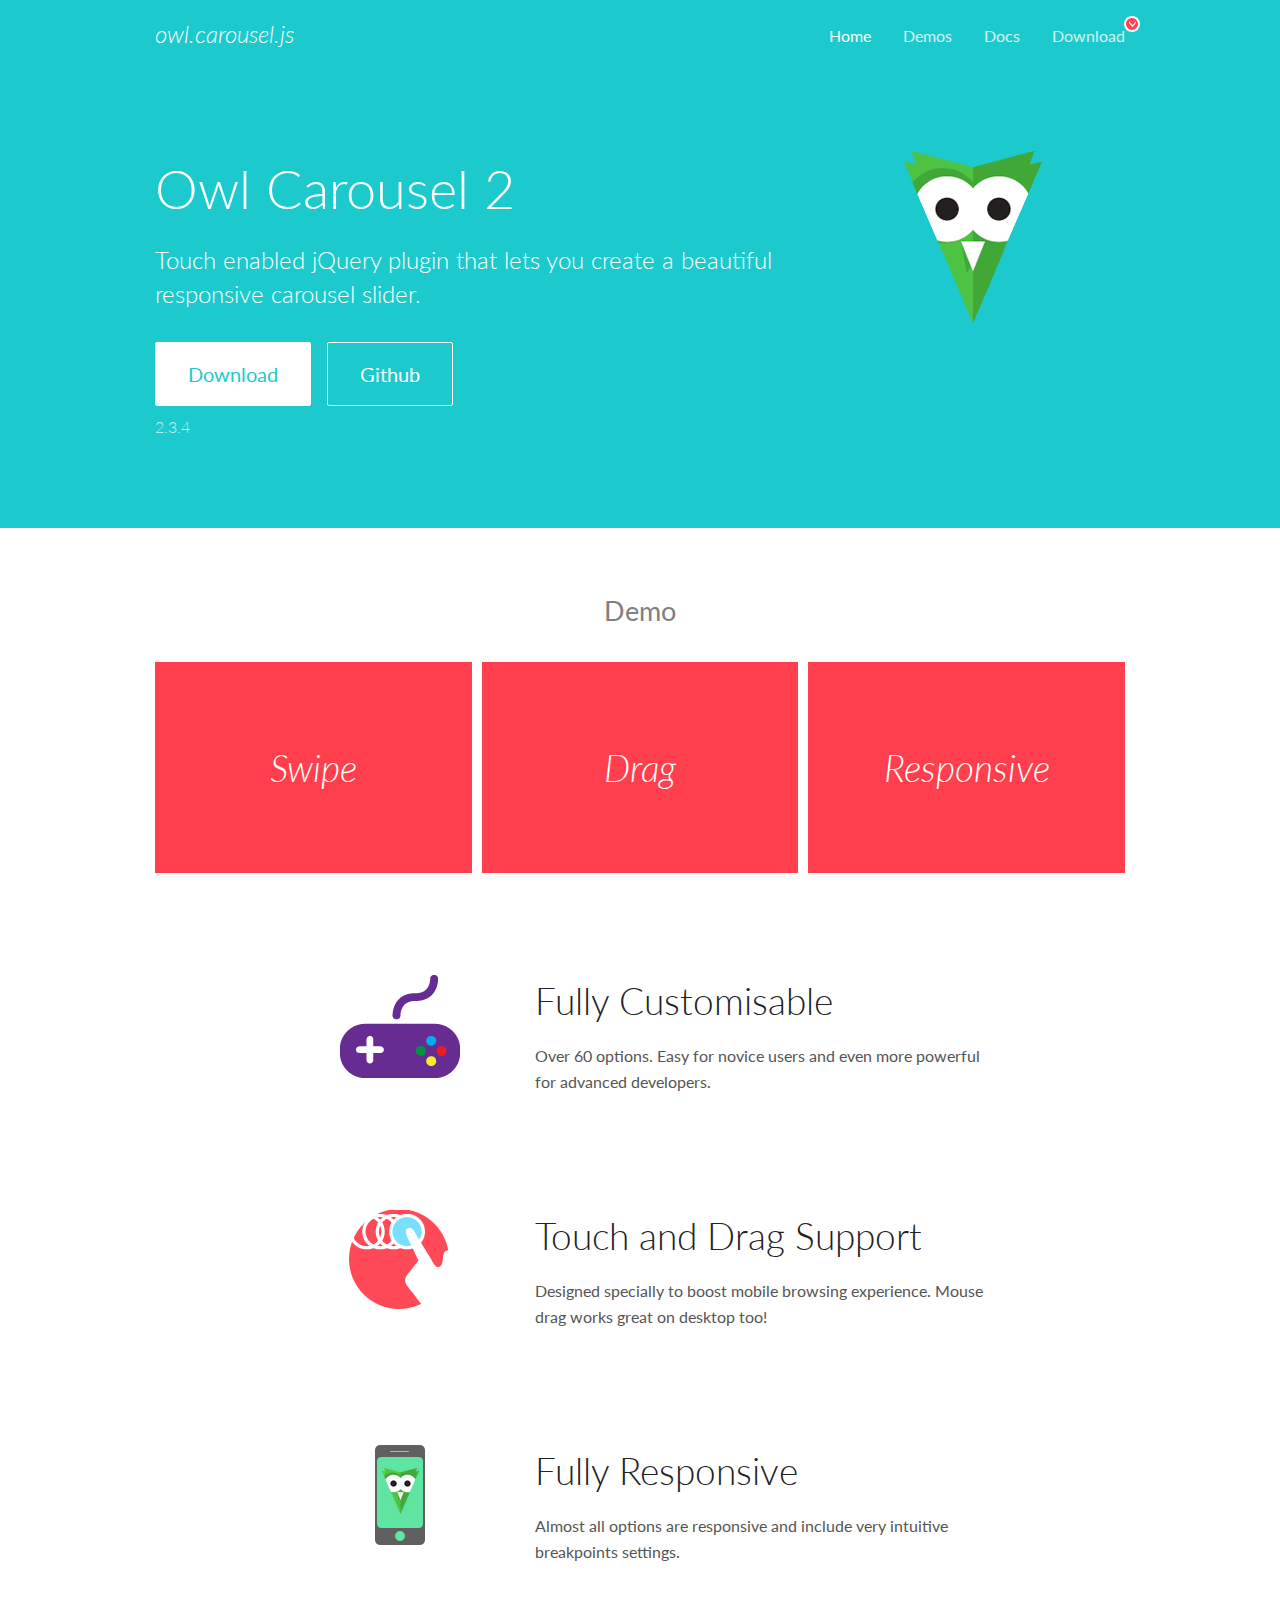
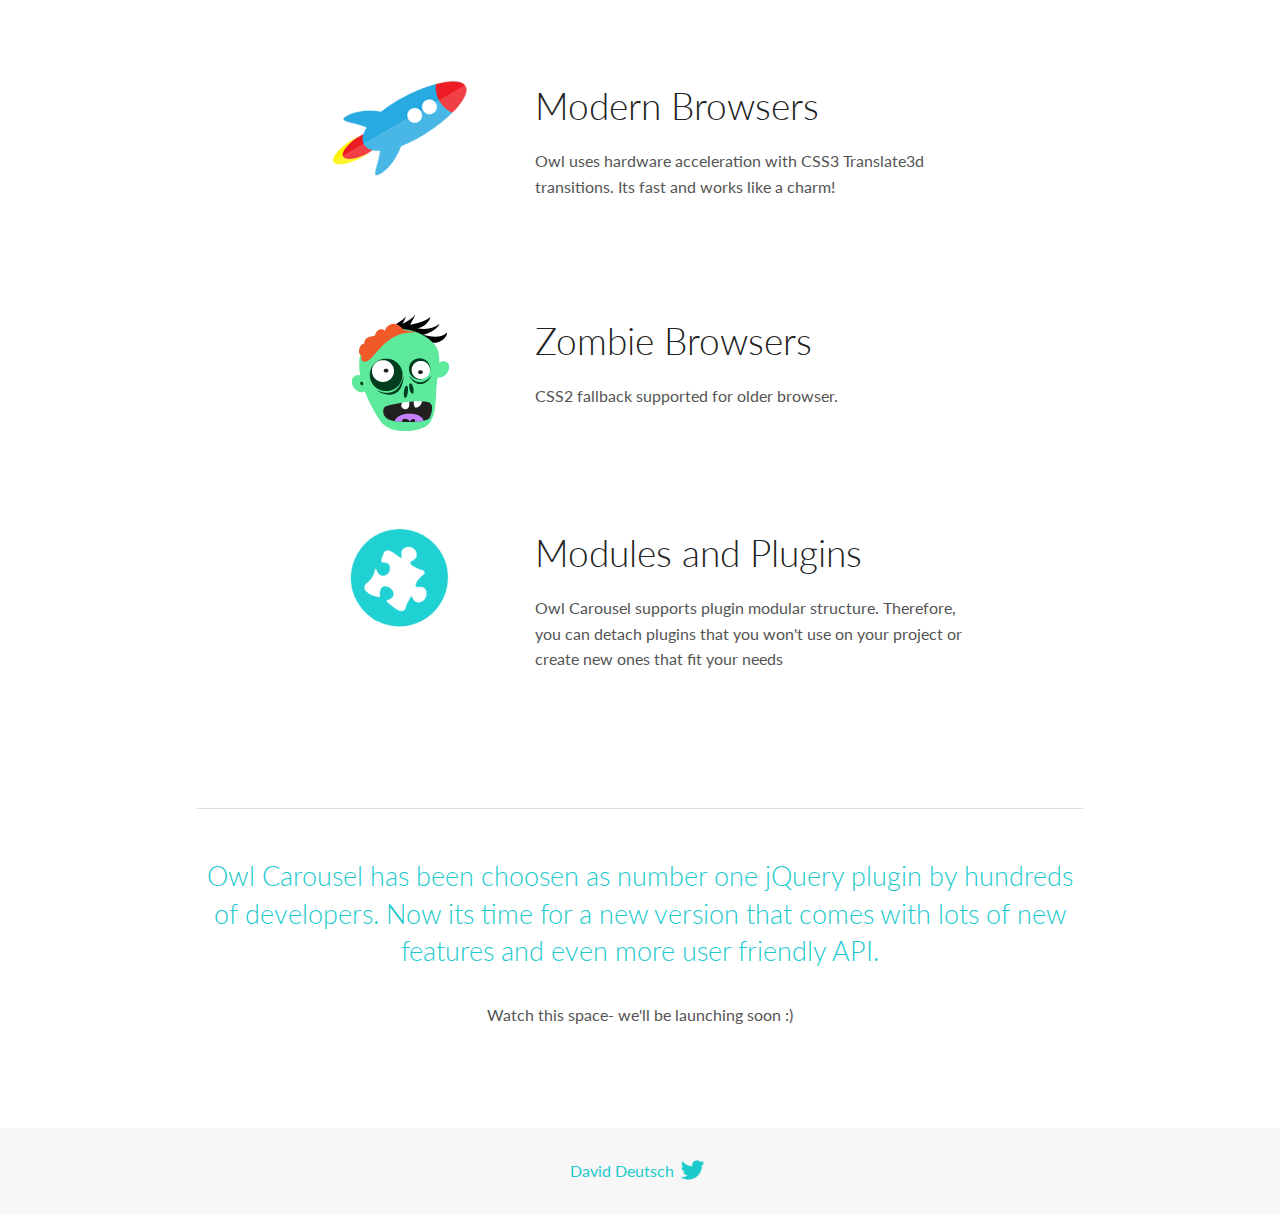
<file: node_modules/owl.carousel/docs/index.html>
<!DOCTYPE html>
<html lang="en">
  <head>

    <!-- head -->
    <meta charset="utf-8">
    <meta name="msapplication-tap-highlight" content="no" />
    <meta name="viewport" content="width=device-width, initial-scale=1.0" />
    <meta name="description" content="Touch enabled jQuery plugin that lets you create beautiful responsive carousel slider.">
    <meta name="author" content="David Deutsch">
    <title>
      Home | Owl Carousel | 2.3.4
    </title>

    <!-- Stylesheets -->
    <link href='https://fonts.googleapis.com/css?family=Lato:300,400,700,400italic,300italic' rel='stylesheet' type='text/css'>
    <link rel="stylesheet" href="assets/css/docs.theme.min.css">

    <!-- Owl Stylesheets -->
    <link rel="stylesheet" href="assets/owlcarousel/assets/owl.carousel.min.css">
    <link rel="stylesheet" href="assets/owlcarousel/assets/owl.theme.default.min.css">

    <!-- HTML5 shim and Respond.js IE8 support of HTML5 elements and media queries -->

    <!--[if lt IE 9]>
      <script src="https://oss.maxcdn.com/libs/html5shiv/3.7.0/html5shiv.js"></script>
      <script src="https://oss.maxcdn.com/libs/respond.js/1.3.0/respond.min.js"></script>
    <![endif]-->

    <!-- Favicons -->
    <link rel="apple-touch-icon-precomposed" sizes="144x144" href="assets/ico/apple-touch-icon-144-precomposed.png">
    <link rel="shortcut icon" href="assets/ico/favicon.png">
    <link rel="shortcut icon" href="favicon.ico">

    <!-- Yeah i know js should not be in header. Its required for demos.-->

    <!-- javascript -->
    <script src="assets/vendors/jquery.min.js"></script>
    <script src="assets/owlcarousel/owl.carousel.js"></script>
  </head>
  <body>

    <!-- header -->
    <header class="header">
      <div class="row">
        <div class="large-12 columns">
          <div class="brand left">
            <h3>
              <a href="/OwlCarousel2/">owl.carousel.js</a> 
            </h3>
          </div>
          <a id="toggle-nav" class="right">
            <span></span> <span></span> <span></span> 
          </a> 
          <div class="nav-bar">
            <ul class="clearfix">
              <li class="active">
                <a href="/OwlCarousel2/index.html">Home</a> 
              </li>
              <li> <a href="/OwlCarousel2/demos/demos.html">Demos</a>  </li>
              <li> <a href="/OwlCarousel2/docs/started-welcome.html">Docs</a>  </li>
              <li>
                <a href="https://github.com/OwlCarousel2/OwlCarousel2/archive/2.3.4.zip">Download</a> 
                <span class="download"></span> 
              </li>
            </ul>
          </div>
        </div>
      </div>
    </header>

    <!-- home panel -->
    <section id="hero">
      <div class="row">
        <div class="large-8 medium-8 columns">
          <h1>Owl Carousel 2</h1>
          <h4>Touch enabled jQuery plugin that lets you create a beautiful responsive carousel slider.</h4>
          <a href="https://github.com/OwlCarousel2/OwlCarousel2/archive/2.3.4.zip" class="hero-button">Download</a> 
          <a href="https://github.com/OwlCarousel2/OwlCarousel2" class="hero-button outline">Github</a> 
          <p>2.3.4</p>
        </div>
        <div class="large-4 medium-4 columns">
          <img class="owl-logo" src="assets/img/owl-logo.png" alt="mr. Owl">
        </div>
      </div>
    </section>

    <!-- body -->
    <div class="home-demo">
      <div class="row">
        <div class="large-12 columns">
          <h3>Demo</h3>
          <div class="owl-carousel">
            <div class="item">
              <h2>Swipe</h2>
            </div>
            <div class="item">
              <h2>Drag</h2>
            </div>
            <div class="item">
              <h2>Responsive</h2>
            </div>
            <div class="item">
              <h2>CSS3</h2>
            </div>
            <div class="item">
              <h2>Fast</h2>
            </div>
            <div class="item">
              <h2>Easy</h2>
            </div>
            <div class="item">
              <h2>Free</h2>
            </div>
            <div class="item">
              <h2>Upgradable</h2>
            </div>
            <div class="item">
              <h2>Tons of options</h2>
            </div>
            <div class="item">
              <h2>Infinity</h2>
            </div>
            <div class="item">
              <h2>Auto Width</h2>
            </div>
          </div>
        </div>
      </div>
    </div>
    <script>
      var owl = $('.owl-carousel');
      owl.owlCarousel({
        margin: 10,
        loop: true,
        responsive: {
          0: {
            items: 1
          },
          600: {
            items: 2
          },
          1000: {
            items: 3
          }
        }
      })
    </script>

    <!-- features -->
    <div id="features">
      <div class="row">
        <div class="small-12 medium-9 small-centered columns">
          <section class="row feature">
            <div class="medium-4 small-12 columns">
              <img src="assets/img/feature-options.png" alt="">
            </div>
            <div class="medium-8 small-12 columns">
              <h2>Fully Customisable</h2>
              <p>Over 60 options. Easy for novice users and even more powerful for advanced developers.</p>
            </div>
          </section>
          <section class="row feature">
            <div class="medium-4 small-12 columns">
              <img src="assets/img/feature-drag.png" alt="">
            </div>
            <div class="medium-8 small-12 columns">
              <h2>Touch and Drag Support</h2>
              <p>Designed specially to boost mobile browsing experience. Mouse drag works great on desktop too!</p>
            </div>
          </section>
          <section class="row feature">
            <div class="medium-4 small-12 columns">
              <img src="assets/img/feature-responsive.png" alt="">
            </div>
            <div class="medium-8 small-12 columns">
              <h2>Fully Responsive</h2>
              <p>Almost all options are responsive and include very intuitive breakpoints settings.</p>
            </div>
          </section>
          <section class="row feature">
            <div class="medium-4 small-12 columns">
              <img src="assets/img/feature-modern.png" alt="">
            </div>
            <div class="medium-8 small-12 columns">
              <h2>Modern Browsers</h2>
              <p>Owl uses hardware acceleration with CSS3 Translate3d transitions. Its fast and works like a charm! </p>
            </div>
          </section>
          <section class="row feature">
            <div class="medium-4 small-12 columns">
              <img src="assets/img/feature-zombie.png" alt="">
            </div>
            <div class="medium-8 small-12 columns">
              <h2>Zombie Browsers</h2>
              <p>CSS2 fallback supported for older browser.</p>
            </div>
          </section>
          <section class="row feature">
            <div class="medium-4 small-12 columns">
              <img src="assets/img/feature-module.png" alt="">
            </div>
            <div class="medium-8 small-12 columns">
              <h2>Modules and Plugins</h2>
              <p>Owl Carousel supports plugin modular structure. Therefore, you can detach plugins that you won&#x27;t use on your project or create new ones that fit your needs</p>
            </div>
          </section>
        </div>
      </div>
    </div>

    <!-- footer -->
    <section id="teaser-text">
      <div class="row">
        <div class="small-12 medium-11 small-centered columns">
          <hr>
          <h3 id="owl-carousel-has-been-choosen-as-number-one-jquery-plugin-by-hundreds-of-developers-now-its-time-for-a-new-version-that-comes-with-lots-of-new-features-and-even-more-user-friendly-api-">Owl Carousel has been choosen as number one jQuery plugin by hundreds of developers. Now its time for a new version that comes with lots of new features and even more user friendly API.</h3>
          <p>Watch this space- we&#39;ll be launching soon :)</p>
        </div>
      </div>
    </section>

    <!-- footer -->
    <footer class="footer">
      <div class="row">
        <div class="large-12 columns">
          <h5>
            <a href="/OwlCarousel2/docs/support-contact.html">David Deutsch</a> 
            <a id="custom-tweet-button" href="https://twitter.com/share?url=https://github.com/OwlCarousel2/OwlCarousel2&text=Owl Carousel - This is so awesome! " target="_blank"></a> 
          </h5>
        </div>
      </div>
    </footer>

    <!-- vendors -->
    <script src="assets/vendors/highlight.js"></script>
    <script src="assets/js/app.js"></script>
  </body>
</html>
</file>
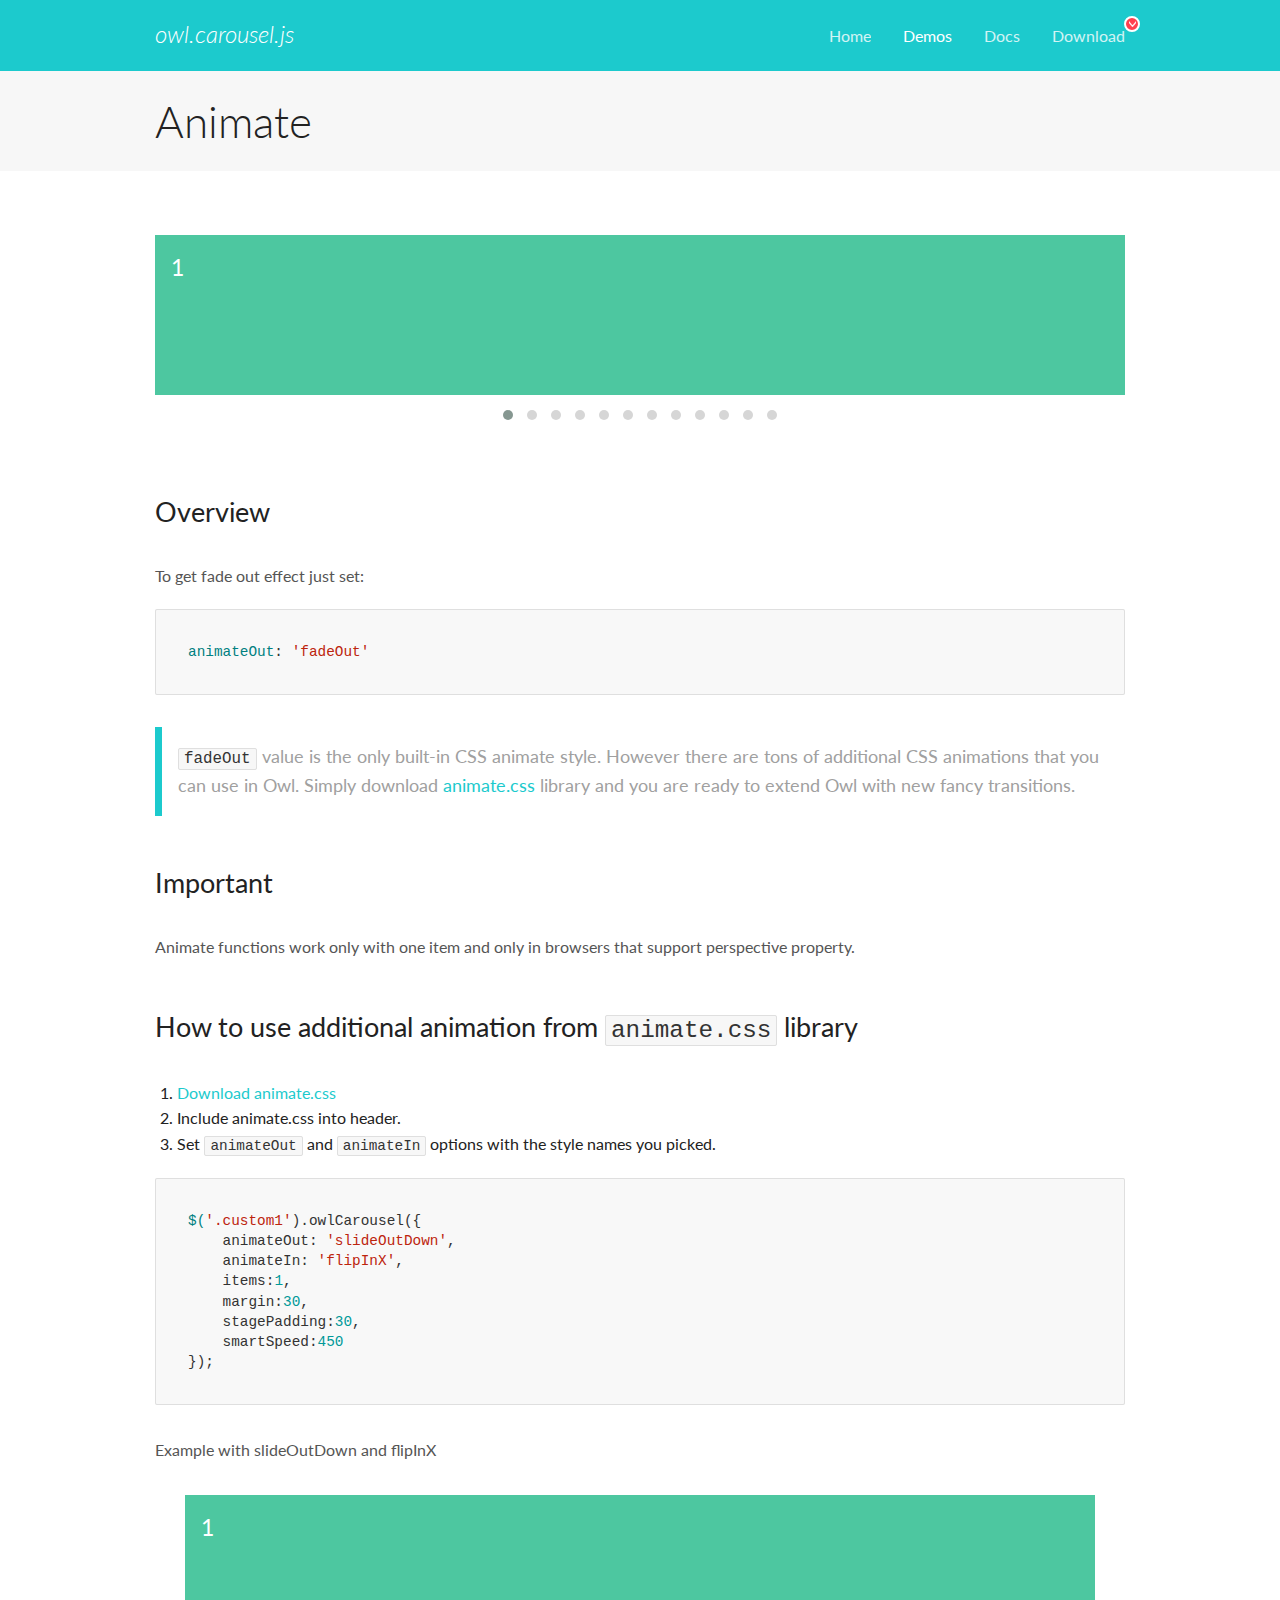
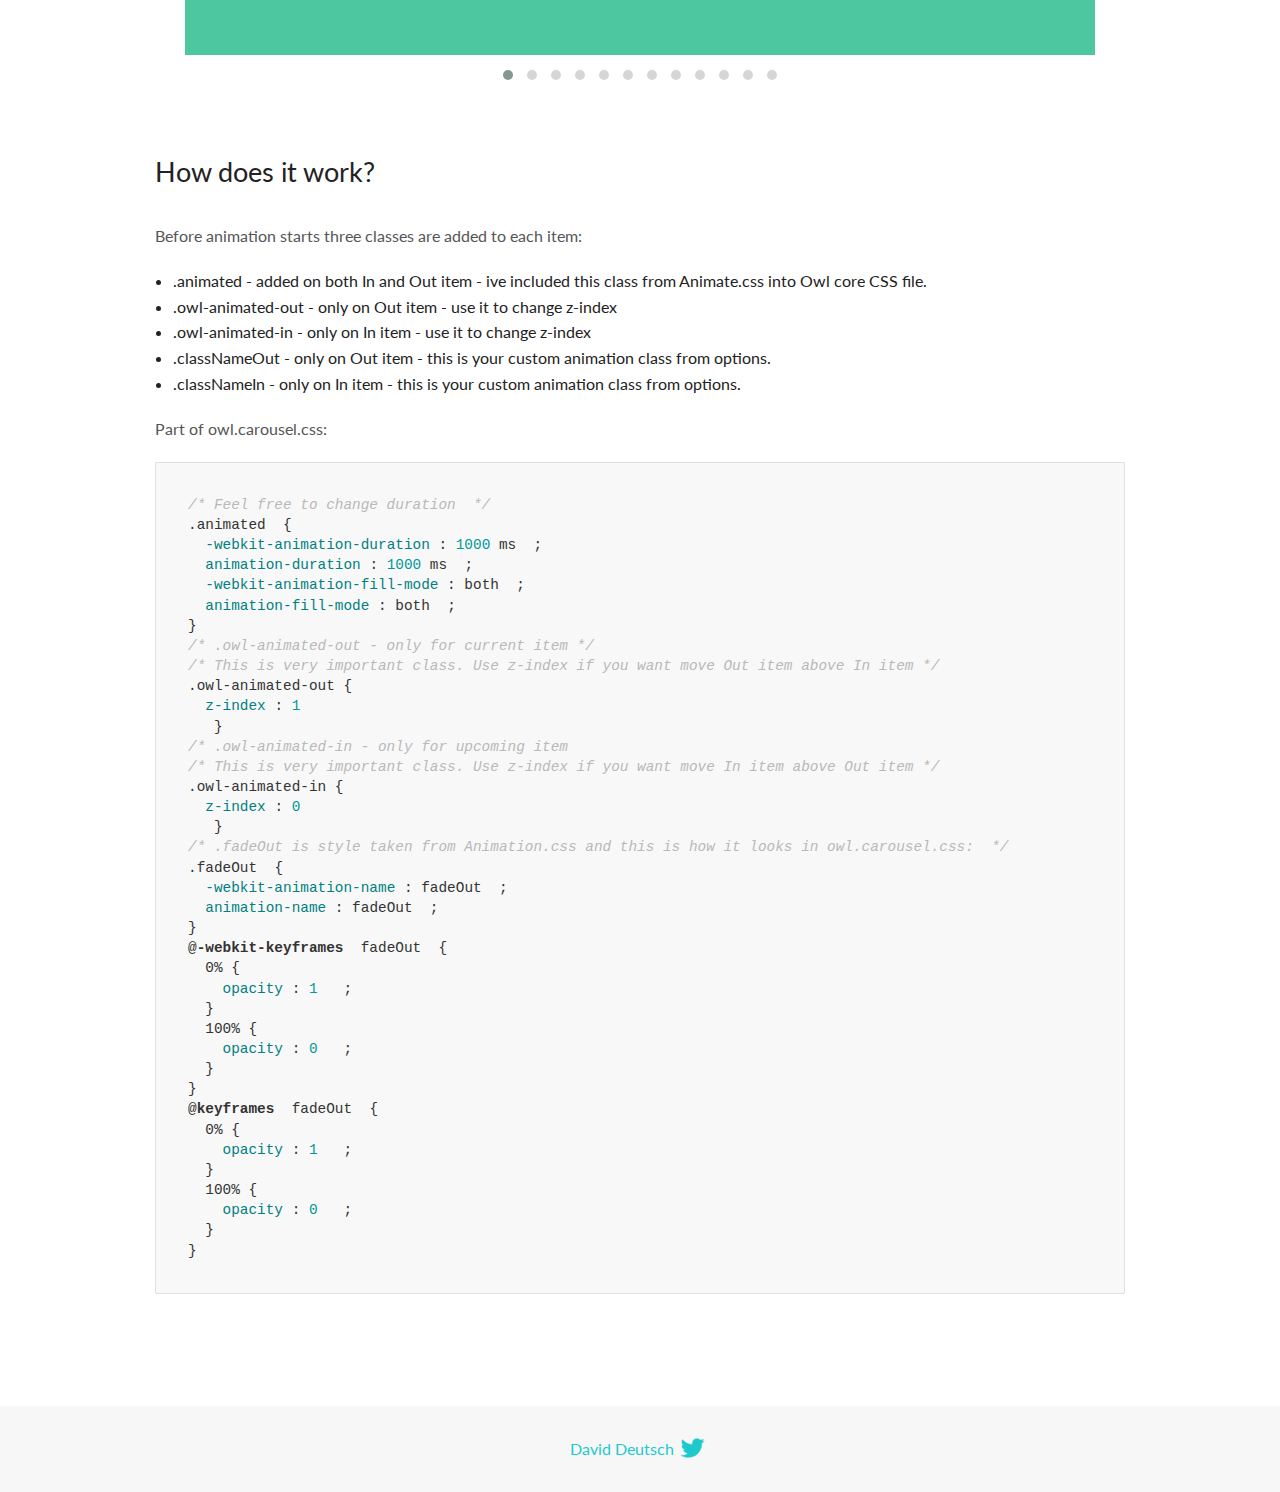
<file: node_modules/owl.carousel/docs/demos/animate.html>
<!DOCTYPE html>
<html lang="en">
  <head>

    <!-- head -->
    <meta charset="utf-8">
    <meta name="msapplication-tap-highlight" content="no" />
    <meta name="viewport" content="width=device-width, initial-scale=1.0" />
    <meta name="description" content="Animate carousel">
    <meta name="author" content="David Deutsch">
    <title>
      Animate Demo | Owl Carousel | 2.3.4
    </title>

    <!-- Stylesheets -->
    <link href='https://fonts.googleapis.com/css?family=Lato:300,400,700,400italic,300italic' rel='stylesheet' type='text/css'>
    <link rel="stylesheet" href="../assets/css/docs.theme.min.css">

    <!-- Owl Stylesheets -->
    <link rel="stylesheet" href="../assets/owlcarousel/assets/owl.carousel.min.css">
    <link rel="stylesheet" href="../assets/owlcarousel/assets/owl.theme.default.min.css">

    <!-- HTML5 shim and Respond.js IE8 support of HTML5 elements and media queries -->

    <!--[if lt IE 9]>
      <script src="https://oss.maxcdn.com/libs/html5shiv/3.7.0/html5shiv.js"></script>
      <script src="https://oss.maxcdn.com/libs/respond.js/1.3.0/respond.min.js"></script>
    <![endif]-->

    <!-- Favicons -->
    <link rel="apple-touch-icon-precomposed" sizes="144x144" href="../assets/ico/apple-touch-icon-144-precomposed.png">
    <link rel="shortcut icon" href="../assets/ico/favicon.png">
    <link rel="shortcut icon" href="favicon.ico">

    <!-- Yeah i know js should not be in header. Its required for demos.-->

    <!-- javascript -->
    <script src="../assets/vendors/jquery.min.js"></script>
    <script src="../assets/owlcarousel/owl.carousel.js"></script>
  </head>
  <body>

    <!-- header -->
    <header class="header">
      <div class="row">
        <div class="large-12 columns">
          <div class="brand left">
            <h3>
              <a href="/OwlCarousel2/">owl.carousel.js</a> 
            </h3>
          </div>
          <a id="toggle-nav" class="right">
            <span></span> <span></span> <span></span> 
          </a> 
          <div class="nav-bar">
            <ul class="clearfix">
              <li> <a href="/OwlCarousel2/index.html">Home</a>  </li>
              <li class="active">
                <a href="/OwlCarousel2/demos/demos.html">Demos</a> 
              </li>
              <li> <a href="/OwlCarousel2/docs/started-welcome.html">Docs</a>  </li>
              <li>
                <a href="https://github.com/OwlCarousel2/OwlCarousel2/archive/2.3.4.zip">Download</a> 
                <span class="download"></span> 
              </li>
            </ul>
          </div>
        </div>
      </div>
    </header>

    <!-- title -->
    <section class="title">
      <div class="row">
        <div class="large-12 columns">
          <h1>Animate</h1>
        </div>
      </div>
    </section>

    <!--  Demos -->
    <section id="demos">
      <div class="row">
        <div class="large-12 columns">
          <div class="fadeOut owl-carousel owl-theme">
            <div class="item">
              <h4>1</h4>
            </div>
            <div class="item">
              <h4>2</h4>
            </div>
            <div class="item">
              <h4>3</h4>
            </div>
            <div class="item">
              <h4>4</h4>
            </div>
            <div class="item">
              <h4>5</h4>
            </div>
            <div class="item">
              <h4>6</h4>
            </div>
            <div class="item">
              <h4>7</h4>
            </div>
            <div class="item">
              <h4>8</h4>
            </div>
            <div class="item">
              <h4>9</h4>
            </div>
            <div class="item">
              <h4>10</h4>
            </div>
            <div class="item">
              <h4>11</h4>
            </div>
            <div class="item">
              <h4>12</h4>
            </div>
          </div>
          <h3 id="overview">Overview</h3>
          <p>To get fade out effect just set:</p>
          <pre><code>animateOut: &#39;fadeOut&#39;</code></pre>
          <blockquote>
            <p><code>fadeOut</code> value is the only built-in CSS animate style. However there are tons of additional CSS animations that you can use in Owl. Simply download
              <a href="https://daneden.github.io/animate.css/">animate.css</a>  library and you are ready to extend Owl with new fancy transitions.</p>
          </blockquote>
          <h3 id="important">Important</h3>
          <p>Animate functions work only with one item and only in browsers that support perspective property.</p>
          <h3 id="how-to-use-additional-animation-from-animate-css-library">How to use additional animation from <code>animate.css</code> library</h3>
          <ol>
            <li> <a href="https://daneden.github.io/animate.css/">Download animate.css</a>  </li>
            <li>Include animate.css into header.</li>
            <li>Set <code>animateOut</code> and <code>animateIn</code> options with the style names you picked.</li>
          </ol>
          <pre><code>$(&#39;.custom1&#39;).owlCarousel({
    animateOut: &#39;slideOutDown&#39;,
    animateIn: &#39;flipInX&#39;,
    items:1,
    margin:30,
    stagePadding:30,
    smartSpeed:450
});</code></pre>
          <p>Example with slideOutDown and flipInX</p>
          <div class="custom1 owl-carousel owl-theme">
            <div class="item">
              <h4>1</h4>
            </div>
            <div class="item">
              <h4>2</h4>
            </div>
            <div class="item">
              <h4>3</h4>
            </div>
            <div class="item">
              <h4>4</h4>
            </div>
            <div class="item">
              <h4>5</h4>
            </div>
            <div class="item">
              <h4>6</h4>
            </div>
            <div class="item">
              <h4>7</h4>
            </div>
            <div class="item">
              <h4>8</h4>
            </div>
            <div class="item">
              <h4>9</h4>
            </div>
            <div class="item">
              <h4>10</h4>
            </div>
            <div class="item">
              <h4>11</h4>
            </div>
            <div class="item">
              <h4>12</h4>
            </div>
          </div>
          <h3 id="how-does-it-work-">How does it work?</h3>
          <p>Before animation starts three classes are added to each item:</p>
          <ul>
            <li>.animated - added on both In and Out item - ive included this class from Animate.css into Owl core CSS file.</li>
            <li>.owl-animated-out - only on Out item - use it to change z-index</li>
            <li>.owl-animated-in - only on In item - use it to change z-index</li>
            <li>.classNameOut - only on Out item - this is your custom animation class from options.</li>
            <li>.classNameIn - only on In item - this is your custom animation class from options.</li>
          </ul>
          <p>Part of owl.carousel.css:</p>
          <pre><code class="language-css"><span class="comment">/* Feel free to change duration  */</span> 
<span class="class">.animated</span>  <span class="rules">{
  <span class="rule"><span class="attribute">-webkit-animation-duration</span> :<span class="value"> <span class="number">1000</span> ms</span> </span> ;
  <span class="rule"><span class="attribute">animation-duration</span> :<span class="value"> <span class="number">1000</span> ms</span> </span> ;
  <span class="rule"><span class="attribute">-webkit-animation-fill-mode</span> :<span class="value"> both</span> </span> ;
  <span class="rule"><span class="attribute">animation-fill-mode</span> :<span class="value"> both</span> </span> ;
<span class="rule">}</span> </span> 
<span class="comment">/* .owl-animated-out - only for current item */</span> 
<span class="comment">/* This is very important class. Use z-index if you want move Out item above In item */</span> 
<span class="class">.owl-animated-out</span> <span class="rules">{
  <span class="rule"><span class="attribute">z-index</span> :<span class="value"> <span class="number">1</span> 
</span> </span> </span> }
<span class="comment">/* .owl-animated-in - only for upcoming item
/* This is very important class. Use z-index if you want move In item above Out item */</span> 
<span class="class">.owl-animated-in</span> <span class="rules">{
  <span class="rule"><span class="attribute">z-index</span> :<span class="value"> <span class="number">0</span> 
</span> </span> </span> }
<span class="comment">/* .fadeOut is style taken from Animation.css and this is how it looks in owl.carousel.css:  */</span> 
<span class="class">.fadeOut</span>  <span class="rules">{
  <span class="rule"><span class="attribute">-webkit-animation-name</span> :<span class="value"> fadeOut</span> </span> ;
  <span class="rule"><span class="attribute">animation-name</span> :<span class="value"> fadeOut</span> </span> ;
<span class="rule">}</span> </span> 
<span class="at_rule">@<span class="keyword">-webkit-keyframes</span>  fadeOut </span> {
  0% <span class="rules">{
    <span class="rule"><span class="attribute">opacity</span> :<span class="value"> <span class="number">1</span> </span> </span> ;
  <span class="rule">}</span> </span> 
  100% <span class="rules">{
    <span class="rule"><span class="attribute">opacity</span> :<span class="value"> <span class="number">0</span> </span> </span> ;
  <span class="rule">}</span> </span> 
}
<span class="at_rule">@<span class="keyword">keyframes</span>  fadeOut </span> {
  0% <span class="rules">{
    <span class="rule"><span class="attribute">opacity</span> :<span class="value"> <span class="number">1</span> </span> </span> ;
  <span class="rule">}</span> </span> 
  100% <span class="rules">{
    <span class="rule"><span class="attribute">opacity</span> :<span class="value"> <span class="number">0</span> </span> </span> ;
  <span class="rule">}</span> </span> 
}</code></pre>
          <link rel="stylesheet" href="../assets/css/animate.css">
          <script>
            jQuery(document).ready(function($) {
              $('.fadeOut').owlCarousel({
                items: 1,
                animateOut: 'fadeOut',
                loop: true,
                margin: 10,
              });
              $('.custom1').owlCarousel({
                animateOut: 'slideOutDown',
                animateIn: 'flipInX',
                items: 1,
                margin: 30,
                stagePadding: 30,
                smartSpeed: 450
              });
            });
          </script>
        </div>
      </div>
    </section>

    <!-- footer -->
    <footer class="footer">
      <div class="row">
        <div class="large-12 columns">
          <h5>
            <a href="/OwlCarousel2/docs/support-contact.html">David Deutsch</a> 
            <a id="custom-tweet-button" href="https://twitter.com/share?url=https://github.com/OwlCarousel2/OwlCarousel2&text=Owl Carousel - This is so awesome! " target="_blank"></a> 
          </h5>
        </div>
      </div>
    </footer>

    <!-- vendors -->
    <script src="../assets/vendors/highlight.js"></script>
    <script src="../assets/js/app.js"></script>
  </body>
</html>
</file>
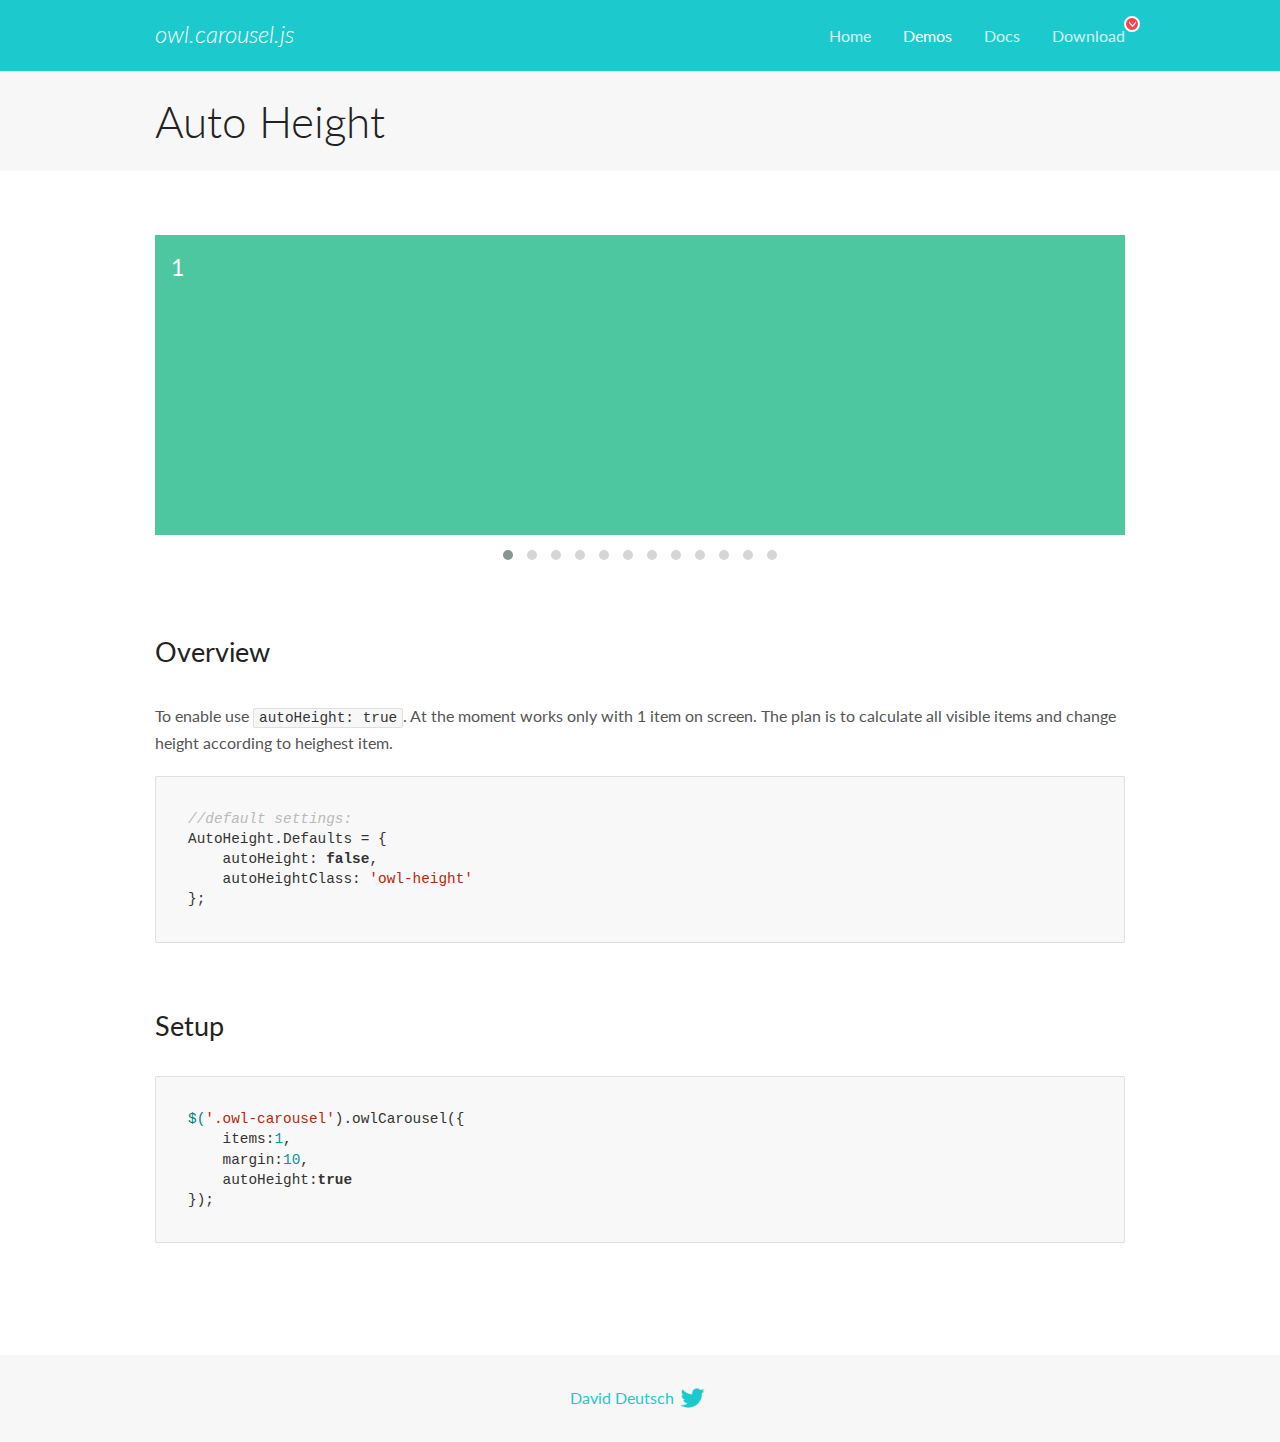
<file: node_modules/owl.carousel/docs/demos/autoheight.html>
<!DOCTYPE html>
<html lang="en">
  <head>

    <!-- head -->
    <meta charset="utf-8">
    <meta name="msapplication-tap-highlight" content="no" />
    <meta name="viewport" content="width=device-width, initial-scale=1.0" />
    <meta name="description" content="autoHeight usage demo">
    <meta name="author" content="David Deutsch">
    <title>
      Auto Height Demo | Owl Carousel | 2.3.4
    </title>

    <!-- Stylesheets -->
    <link href='https://fonts.googleapis.com/css?family=Lato:300,400,700,400italic,300italic' rel='stylesheet' type='text/css'>
    <link rel="stylesheet" href="../assets/css/docs.theme.min.css">

    <!-- Owl Stylesheets -->
    <link rel="stylesheet" href="../assets/owlcarousel/assets/owl.carousel.min.css">
    <link rel="stylesheet" href="../assets/owlcarousel/assets/owl.theme.default.min.css">

    <!-- HTML5 shim and Respond.js IE8 support of HTML5 elements and media queries -->

    <!--[if lt IE 9]>
      <script src="https://oss.maxcdn.com/libs/html5shiv/3.7.0/html5shiv.js"></script>
      <script src="https://oss.maxcdn.com/libs/respond.js/1.3.0/respond.min.js"></script>
    <![endif]-->

    <!-- Favicons -->
    <link rel="apple-touch-icon-precomposed" sizes="144x144" href="../assets/ico/apple-touch-icon-144-precomposed.png">
    <link rel="shortcut icon" href="../assets/ico/favicon.png">
    <link rel="shortcut icon" href="favicon.ico">

    <!-- Yeah i know js should not be in header. Its required for demos.-->

    <!-- javascript -->
    <script src="../assets/vendors/jquery.min.js"></script>
    <script src="../assets/owlcarousel/owl.carousel.js"></script>
  </head>
  <body>

    <!-- header -->
    <header class="header">
      <div class="row">
        <div class="large-12 columns">
          <div class="brand left">
            <h3>
              <a href="/OwlCarousel2/">owl.carousel.js</a> 
            </h3>
          </div>
          <a id="toggle-nav" class="right">
            <span></span> <span></span> <span></span> 
          </a> 
          <div class="nav-bar">
            <ul class="clearfix">
              <li> <a href="/OwlCarousel2/index.html">Home</a>  </li>
              <li class="active">
                <a href="/OwlCarousel2/demos/demos.html">Demos</a> 
              </li>
              <li> <a href="/OwlCarousel2/docs/started-welcome.html">Docs</a>  </li>
              <li>
                <a href="https://github.com/OwlCarousel2/OwlCarousel2/archive/2.3.4.zip">Download</a> 
                <span class="download"></span> 
              </li>
            </ul>
          </div>
        </div>
      </div>
    </header>

    <!-- title -->
    <section class="title">
      <div class="row">
        <div class="large-12 columns">
          <h1>Auto Height</h1>
        </div>
      </div>
    </section>

    <!--  Demos -->
    <section id="demos">
      <div class="row">
        <div class="large-12 columns">
          <div class="owl-carousel owl-theme">
            <div class="item" style="height:300px">
              <h4>1</h4>
            </div>
            <div class="item" style="height:100px">
              <h4>2</h4>
            </div>
            <div class="item" style="height:500px">
              <h4>3</h4>
            </div>
            <div class="item" style="height:250px">
              <h4>4</h4>
            </div>
            <div class="item" style="height:400px">
              <h4>5</h4>
            </div>
            <div class="item" style="height:500px">
              <h4>6</h4>
            </div>
            <div class="item" style="height:600px">
              <h4>7</h4>
            </div>
            <div class="item" style="height:400px">
              <h4>8</h4>
            </div>
            <div class="item" style="height:300px">
              <h4>9</h4>
            </div>
            <div class="item" style="height:350px">
              <h4>10</h4>
            </div>
            <div class="item" style="height:200px">
              <h4>11</h4>
            </div>
            <div class="item" style="height:150px">
              <h4>12</h4>
            </div>
          </div>
          <h3 id="overview">Overview</h3>
          <p>To enable use <code>autoHeight: true</code>. At the moment works only with 1 item on screen. The plan is to calculate all visible items and change height according to heighest item.</p>
          <pre><code>//default settings:
AutoHeight.Defaults = {
    autoHeight: false,
    autoHeightClass: &#39;owl-height&#39;
};</code></pre>
          <h3 id="setup">Setup</h3>
          <pre><code>$(&#39;.owl-carousel&#39;).owlCarousel({
    items:1,
    margin:10,
    autoHeight:true
});</code></pre>
          <script>
            $(document).ready(function() {
              $('.owl-carousel').owlCarousel({
                items: 1,
                margin: 10,
                autoHeight: true
              });
            })
          </script>
        </div>
      </div>
    </section>

    <!-- footer -->
    <footer class="footer">
      <div class="row">
        <div class="large-12 columns">
          <h5>
            <a href="/OwlCarousel2/docs/support-contact.html">David Deutsch</a> 
            <a id="custom-tweet-button" href="https://twitter.com/share?url=https://github.com/OwlCarousel2/OwlCarousel2&text=Owl Carousel - This is so awesome! " target="_blank"></a> 
          </h5>
        </div>
      </div>
    </footer>

    <!-- vendors -->
    <script src="../assets/vendors/highlight.js"></script>
    <script src="../assets/js/app.js"></script>
  </body>
</html>
</file>
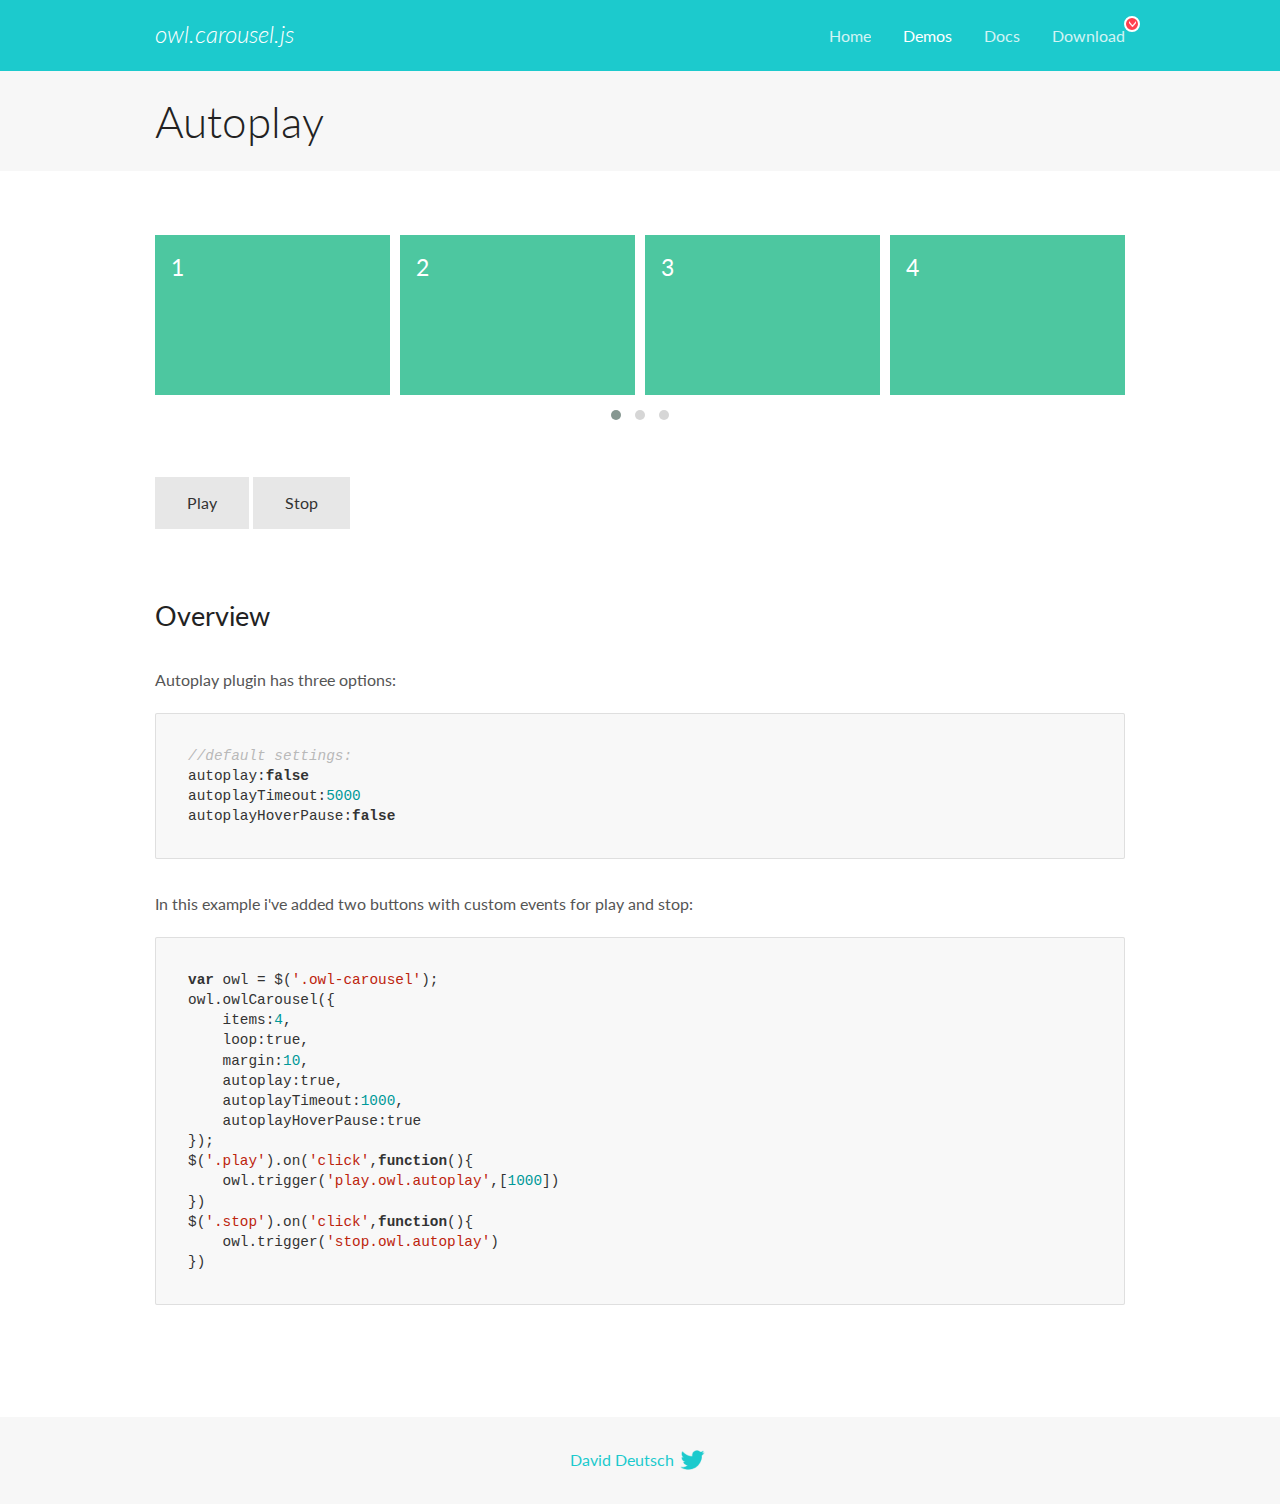
<file: node_modules/owl.carousel/docs/demos/autoplay.html>
<!DOCTYPE html>
<html lang="en">
  <head>

    <!-- head -->
    <meta charset="utf-8">
    <meta name="msapplication-tap-highlight" content="no" />
    <meta name="viewport" content="width=device-width, initial-scale=1.0" />
    <meta name="description" content="Autoplay usage demo">
    <meta name="author" content="David Deutsch">
    <title>
      Autoplay Demo | Owl Carousel | 2.3.4
    </title>

    <!-- Stylesheets -->
    <link href='https://fonts.googleapis.com/css?family=Lato:300,400,700,400italic,300italic' rel='stylesheet' type='text/css'>
    <link rel="stylesheet" href="../assets/css/docs.theme.min.css">

    <!-- Owl Stylesheets -->
    <link rel="stylesheet" href="../assets/owlcarousel/assets/owl.carousel.min.css">
    <link rel="stylesheet" href="../assets/owlcarousel/assets/owl.theme.default.min.css">

    <!-- HTML5 shim and Respond.js IE8 support of HTML5 elements and media queries -->

    <!--[if lt IE 9]>
      <script src="https://oss.maxcdn.com/libs/html5shiv/3.7.0/html5shiv.js"></script>
      <script src="https://oss.maxcdn.com/libs/respond.js/1.3.0/respond.min.js"></script>
    <![endif]-->

    <!-- Favicons -->
    <link rel="apple-touch-icon-precomposed" sizes="144x144" href="../assets/ico/apple-touch-icon-144-precomposed.png">
    <link rel="shortcut icon" href="../assets/ico/favicon.png">
    <link rel="shortcut icon" href="favicon.ico">

    <!-- Yeah i know js should not be in header. Its required for demos.-->

    <!-- javascript -->
    <script src="../assets/vendors/jquery.min.js"></script>
    <script src="../assets/owlcarousel/owl.carousel.js"></script>
  </head>
  <body>

    <!-- header -->
    <header class="header">
      <div class="row">
        <div class="large-12 columns">
          <div class="brand left">
            <h3>
              <a href="/OwlCarousel2/">owl.carousel.js</a> 
            </h3>
          </div>
          <a id="toggle-nav" class="right">
            <span></span> <span></span> <span></span> 
          </a> 
          <div class="nav-bar">
            <ul class="clearfix">
              <li> <a href="/OwlCarousel2/index.html">Home</a>  </li>
              <li class="active">
                <a href="/OwlCarousel2/demos/demos.html">Demos</a> 
              </li>
              <li> <a href="/OwlCarousel2/docs/started-welcome.html">Docs</a>  </li>
              <li>
                <a href="https://github.com/OwlCarousel2/OwlCarousel2/archive/2.3.4.zip">Download</a> 
                <span class="download"></span> 
              </li>
            </ul>
          </div>
        </div>
      </div>
    </header>

    <!-- title -->
    <section class="title">
      <div class="row">
        <div class="large-12 columns">
          <h1>Autoplay</h1>
        </div>
      </div>
    </section>

    <!--  Demos -->
    <section id="demos">
      <div class="row">
        <div class="large-12 columns">
          <div class="owl-carousel owl-theme">
            <div class="item">
              <h4>1</h4>
            </div>
            <div class="item">
              <h4>2</h4>
            </div>
            <div class="item">
              <h4>3</h4>
            </div>
            <div class="item">
              <h4>4</h4>
            </div>
            <div class="item">
              <h4>5</h4>
            </div>
            <div class="item">
              <h4>6</h4>
            </div>
            <div class="item">
              <h4>7</h4>
            </div>
            <div class="item">
              <h4>8</h4>
            </div>
            <div class="item">
              <h4>9</h4>
            </div>
            <div class="item">
              <h4>10</h4>
            </div>
            <div class="item">
              <h4>11</h4>
            </div>
            <div class="item">
              <h4>12</h4>
            </div>
          </div>
          <a class="button secondary play">Play</a> 
          <a class="button secondary stop">Stop</a> 
          <h3 id="overview">Overview</h3>
          <p>Autoplay plugin has three options:</p>
          <pre><code>//default settings:
autoplay:false
autoplayTimeout:5000
autoplayHoverPause:false</code></pre>
          <p>In this example i&#39;ve added two buttons with custom events for play and stop:</p>
          <pre><code>var owl = $(&#39;.owl-carousel&#39;);
owl.owlCarousel({
    items:4,
    loop:true,
    margin:10,
    autoplay:true,
    autoplayTimeout:1000,
    autoplayHoverPause:true
});
$(&#39;.play&#39;).on(&#39;click&#39;,function(){
    owl.trigger(&#39;play.owl.autoplay&#39;,[1000])
})
$(&#39;.stop&#39;).on(&#39;click&#39;,function(){
    owl.trigger(&#39;stop.owl.autoplay&#39;)
})</code></pre>
          <script>
            $(document).ready(function() {
              var owl = $('.owl-carousel');
              owl.owlCarousel({
                items: 4,
                loop: true,
                margin: 10,
                autoplay: true,
                autoplayTimeout: 1000,
                autoplayHoverPause: true
              });
              $('.play').on('click', function() {
                owl.trigger('play.owl.autoplay', [1000])
              })
              $('.stop').on('click', function() {
                owl.trigger('stop.owl.autoplay')
              })
            })
          </script>
        </div>
      </div>
    </section>

    <!-- footer -->
    <footer class="footer">
      <div class="row">
        <div class="large-12 columns">
          <h5>
            <a href="/OwlCarousel2/docs/support-contact.html">David Deutsch</a> 
            <a id="custom-tweet-button" href="https://twitter.com/share?url=https://github.com/OwlCarousel2/OwlCarousel2&text=Owl Carousel - This is so awesome! " target="_blank"></a> 
          </h5>
        </div>
      </div>
    </footer>

    <!-- vendors -->
    <script src="../assets/vendors/highlight.js"></script>
    <script src="../assets/js/app.js"></script>
  </body>
</html>
</file>
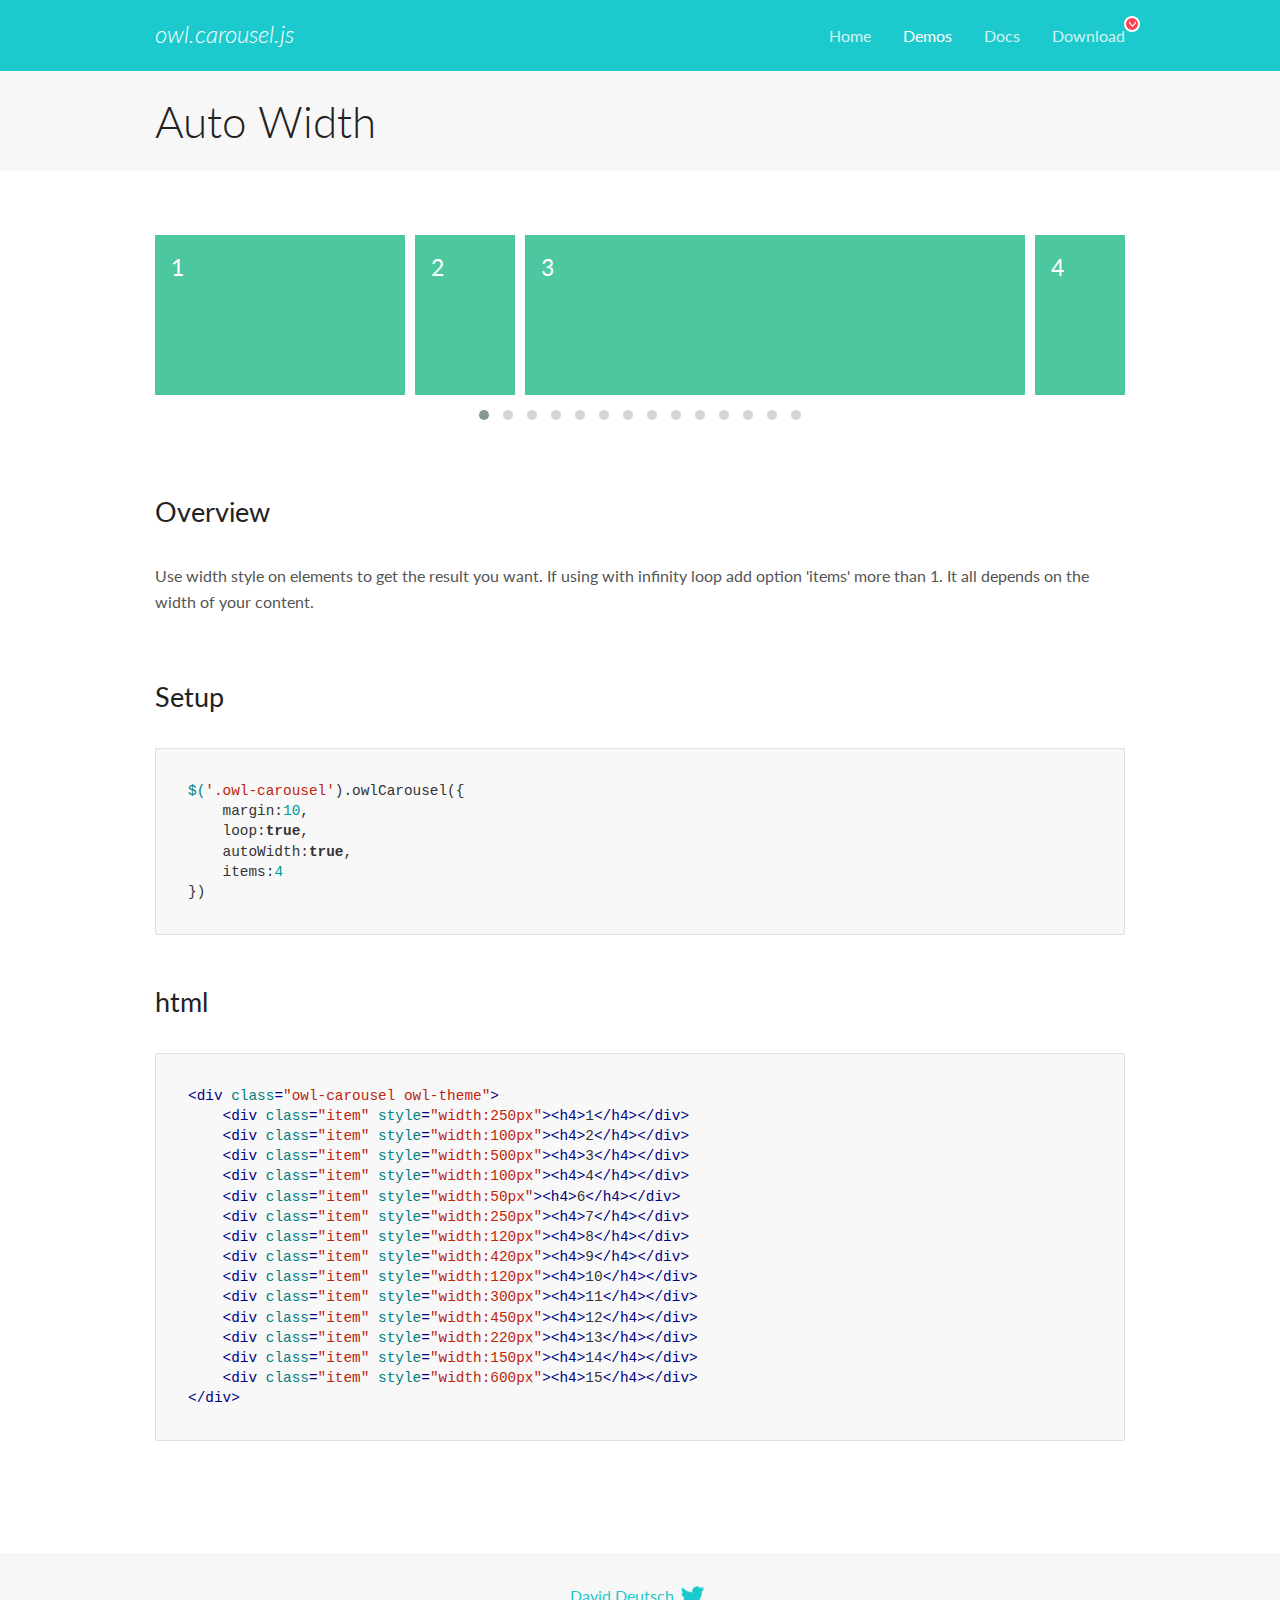
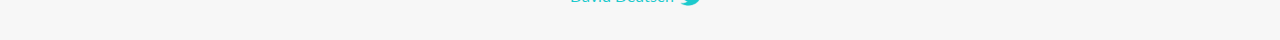
<file: node_modules/owl.carousel/docs/demos/autowidth.html>
<!DOCTYPE html>
<html lang="en">
  <head>

    <!-- head -->
    <meta charset="utf-8">
    <meta name="msapplication-tap-highlight" content="no" />
    <meta name="viewport" content="width=device-width, initial-scale=1.0" />
    <meta name="description" content="Auto Width">
    <meta name="author" content="David Deutsch">
    <title>
      Auto Width Demo | Owl Carousel | 2.3.4
    </title>

    <!-- Stylesheets -->
    <link href='https://fonts.googleapis.com/css?family=Lato:300,400,700,400italic,300italic' rel='stylesheet' type='text/css'>
    <link rel="stylesheet" href="../assets/css/docs.theme.min.css">

    <!-- Owl Stylesheets -->
    <link rel="stylesheet" href="../assets/owlcarousel/assets/owl.carousel.min.css">
    <link rel="stylesheet" href="../assets/owlcarousel/assets/owl.theme.default.min.css">

    <!-- HTML5 shim and Respond.js IE8 support of HTML5 elements and media queries -->

    <!--[if lt IE 9]>
      <script src="https://oss.maxcdn.com/libs/html5shiv/3.7.0/html5shiv.js"></script>
      <script src="https://oss.maxcdn.com/libs/respond.js/1.3.0/respond.min.js"></script>
    <![endif]-->

    <!-- Favicons -->
    <link rel="apple-touch-icon-precomposed" sizes="144x144" href="../assets/ico/apple-touch-icon-144-precomposed.png">
    <link rel="shortcut icon" href="../assets/ico/favicon.png">
    <link rel="shortcut icon" href="favicon.ico">

    <!-- Yeah i know js should not be in header. Its required for demos.-->

    <!-- javascript -->
    <script src="../assets/vendors/jquery.min.js"></script>
    <script src="../assets/owlcarousel/owl.carousel.js"></script>
  </head>
  <body>

    <!-- header -->
    <header class="header">
      <div class="row">
        <div class="large-12 columns">
          <div class="brand left">
            <h3>
              <a href="/OwlCarousel2/">owl.carousel.js</a> 
            </h3>
          </div>
          <a id="toggle-nav" class="right">
            <span></span> <span></span> <span></span> 
          </a> 
          <div class="nav-bar">
            <ul class="clearfix">
              <li> <a href="/OwlCarousel2/index.html">Home</a>  </li>
              <li class="active">
                <a href="/OwlCarousel2/demos/demos.html">Demos</a> 
              </li>
              <li> <a href="/OwlCarousel2/docs/started-welcome.html">Docs</a>  </li>
              <li>
                <a href="https://github.com/OwlCarousel2/OwlCarousel2/archive/2.3.4.zip">Download</a> 
                <span class="download"></span> 
              </li>
            </ul>
          </div>
        </div>
      </div>
    </header>

    <!-- title -->
    <section class="title">
      <div class="row">
        <div class="large-12 columns">
          <h1>Auto Width</h1>
        </div>
      </div>
    </section>

    <!--  Demos -->
    <section id="demos">
      <div class="row">
        <div class="large-12 columns">
          <div class="owl-carousel owl-theme">
            <div class="item" style="width:250px">
              <h4>1</h4>
            </div>
            <div class="item" style="width:100px">
              <h4>2</h4>
            </div>
            <div class="item" style="width:500px">
              <h4>3</h4>
            </div>
            <div class="item" style="width:100px">
              <h4>4</h4>
            </div>
            <div class="item" style="width:50px">
              <h4>6</h4>
            </div>
            <div class="item" style="width:250px">
              <h4>7</h4>
            </div>
            <div class="item" style="width:120px">
              <h4>8</h4>
            </div>
            <div class="item" style="width:420px">
              <h4>9</h4>
            </div>
            <div class="item" style="width:120px">
              <h4>10</h4>
            </div>
            <div class="item" style="width:300px">
              <h4>11</h4>
            </div>
            <div class="item" style="width:450px">
              <h4>12</h4>
            </div>
            <div class="item" style="width:220px">
              <h4>13</h4>
            </div>
            <div class="item" style="width:150px">
              <h4>14</h4>
            </div>
            <div class="item" style="width:600px">
              <h4>15</h4>
            </div>
          </div>
          <h3 id="overview">Overview</h3>
          <p>Use width style on elements to get the result you want. If using with infinity loop add option &#39;items&#39; more than 1. It all depends on the width of your content.</p>
          <h3 id="setup">Setup</h3>
          <pre><code>$(&#39;.owl-carousel&#39;).owlCarousel({
    margin:10,
    loop:true,
    autoWidth:true,
    items:4
})</code></pre>
          <h3 id="html">html</h3>
          <pre><code>&lt;div class=&quot;owl-carousel owl-theme&quot;&gt;
    &lt;div class=&quot;item&quot; style=&quot;width:250px&quot;&gt;&lt;h4&gt;1&lt;/h4&gt;&lt;/div&gt;
    &lt;div class=&quot;item&quot; style=&quot;width:100px&quot;&gt;&lt;h4&gt;2&lt;/h4&gt;&lt;/div&gt;
    &lt;div class=&quot;item&quot; style=&quot;width:500px&quot;&gt;&lt;h4&gt;3&lt;/h4&gt;&lt;/div&gt;
    &lt;div class=&quot;item&quot; style=&quot;width:100px&quot;&gt;&lt;h4&gt;4&lt;/h4&gt;&lt;/div&gt;
    &lt;div class=&quot;item&quot; style=&quot;width:50px&quot;&gt;&lt;h4&gt;6&lt;/h4&gt;&lt;/div&gt;
    &lt;div class=&quot;item&quot; style=&quot;width:250px&quot;&gt;&lt;h4&gt;7&lt;/h4&gt;&lt;/div&gt;
    &lt;div class=&quot;item&quot; style=&quot;width:120px&quot;&gt;&lt;h4&gt;8&lt;/h4&gt;&lt;/div&gt;
    &lt;div class=&quot;item&quot; style=&quot;width:420px&quot;&gt;&lt;h4&gt;9&lt;/h4&gt;&lt;/div&gt;
    &lt;div class=&quot;item&quot; style=&quot;width:120px&quot;&gt;&lt;h4&gt;10&lt;/h4&gt;&lt;/div&gt;
    &lt;div class=&quot;item&quot; style=&quot;width:300px&quot;&gt;&lt;h4&gt;11&lt;/h4&gt;&lt;/div&gt;
    &lt;div class=&quot;item&quot; style=&quot;width:450px&quot;&gt;&lt;h4&gt;12&lt;/h4&gt;&lt;/div&gt;
    &lt;div class=&quot;item&quot; style=&quot;width:220px&quot;&gt;&lt;h4&gt;13&lt;/h4&gt;&lt;/div&gt;
    &lt;div class=&quot;item&quot; style=&quot;width:150px&quot;&gt;&lt;h4&gt;14&lt;/h4&gt;&lt;/div&gt;
    &lt;div class=&quot;item&quot; style=&quot;width:600px&quot;&gt;&lt;h4&gt;15&lt;/h4&gt;&lt;/div&gt;
&lt;/div&gt;</code></pre>
          <script>
            $(document).ready(function() {
              $('.owl-carousel').owlCarousel({
                margin: 10,
                loop: true,
                autoWidth: true,
                items: 4
              })
            })
          </script>
        </div>
      </div>
    </section>

    <!-- footer -->
    <footer class="footer">
      <div class="row">
        <div class="large-12 columns">
          <h5>
            <a href="/OwlCarousel2/docs/support-contact.html">David Deutsch</a> 
            <a id="custom-tweet-button" href="https://twitter.com/share?url=https://github.com/OwlCarousel2/OwlCarousel2&text=Owl Carousel - This is so awesome! " target="_blank"></a> 
          </h5>
        </div>
      </div>
    </footer>

    <!-- vendors -->
    <script src="../assets/vendors/highlight.js"></script>
    <script src="../assets/js/app.js"></script>
  </body>
</html>
</file>
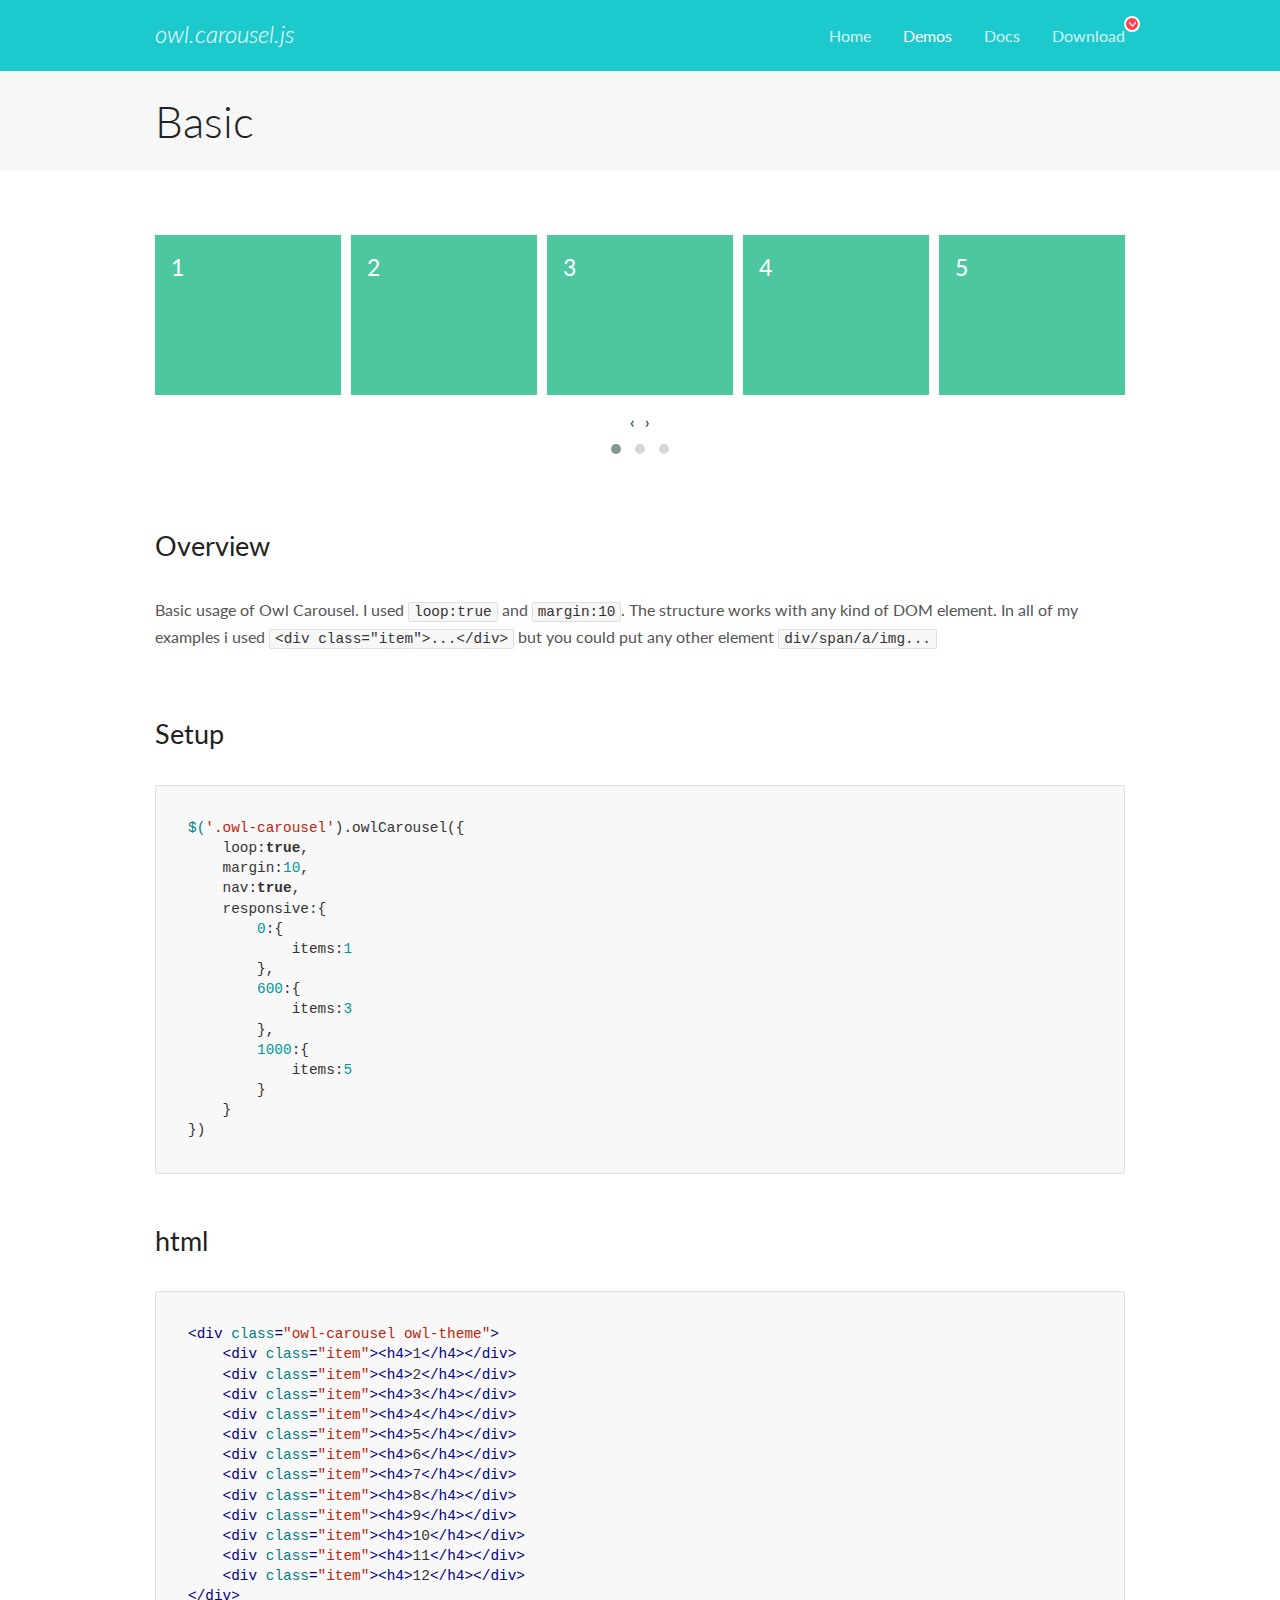
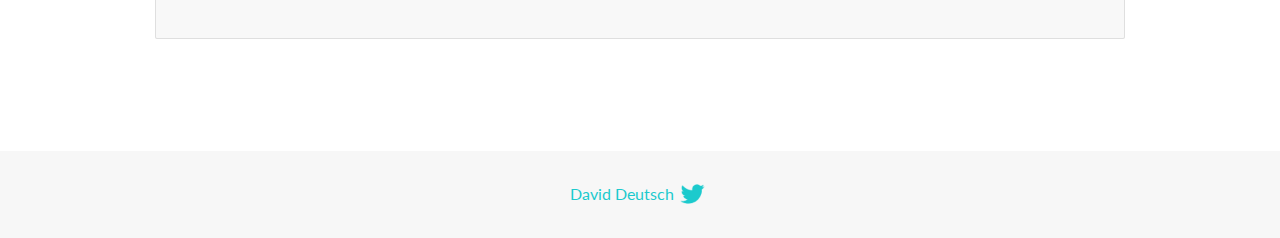
<file: node_modules/owl.carousel/docs/demos/basic.html>
<!DOCTYPE html>
<html lang="en">
  <head>

    <!-- head -->
    <meta charset="utf-8">
    <meta name="msapplication-tap-highlight" content="no" />
    <meta name="viewport" content="width=device-width, initial-scale=1.0" />
    <meta name="description" content="Basic usage demo">
    <meta name="author" content="David Deutsch">
    <title>
      Basic Demo | Owl Carousel | 2.3.4
    </title>

    <!-- Stylesheets -->
    <link href='https://fonts.googleapis.com/css?family=Lato:300,400,700,400italic,300italic' rel='stylesheet' type='text/css'>
    <link rel="stylesheet" href="../assets/css/docs.theme.min.css">

    <!-- Owl Stylesheets -->
    <link rel="stylesheet" href="../assets/owlcarousel/assets/owl.carousel.min.css">
    <link rel="stylesheet" href="../assets/owlcarousel/assets/owl.theme.default.min.css">

    <!-- HTML5 shim and Respond.js IE8 support of HTML5 elements and media queries -->

    <!--[if lt IE 9]>
      <script src="https://oss.maxcdn.com/libs/html5shiv/3.7.0/html5shiv.js"></script>
      <script src="https://oss.maxcdn.com/libs/respond.js/1.3.0/respond.min.js"></script>
    <![endif]-->

    <!-- Favicons -->
    <link rel="apple-touch-icon-precomposed" sizes="144x144" href="../assets/ico/apple-touch-icon-144-precomposed.png">
    <link rel="shortcut icon" href="../assets/ico/favicon.png">
    <link rel="shortcut icon" href="favicon.ico">

    <!-- Yeah i know js should not be in header. Its required for demos.-->

    <!-- javascript -->
    <script src="../assets/vendors/jquery.min.js"></script>
    <script src="../assets/owlcarousel/owl.carousel.js"></script>
  </head>
  <body>

    <!-- header -->
    <header class="header">
      <div class="row">
        <div class="large-12 columns">
          <div class="brand left">
            <h3>
              <a href="/OwlCarousel2/">owl.carousel.js</a> 
            </h3>
          </div>
          <a id="toggle-nav" class="right">
            <span></span> <span></span> <span></span> 
          </a> 
          <div class="nav-bar">
            <ul class="clearfix">
              <li> <a href="/OwlCarousel2/index.html">Home</a>  </li>
              <li class="active">
                <a href="/OwlCarousel2/demos/demos.html">Demos</a> 
              </li>
              <li> <a href="/OwlCarousel2/docs/started-welcome.html">Docs</a>  </li>
              <li>
                <a href="https://github.com/OwlCarousel2/OwlCarousel2/archive/2.3.4.zip">Download</a> 
                <span class="download"></span> 
              </li>
            </ul>
          </div>
        </div>
      </div>
    </header>

    <!-- title -->
    <section class="title">
      <div class="row">
        <div class="large-12 columns">
          <h1>Basic</h1>
        </div>
      </div>
    </section>

    <!--  Demos -->
    <section id="demos">
      <div class="row">
        <div class="large-12 columns">
          <div class="owl-carousel owl-theme">
            <div class="item">
              <h4>1</h4>
            </div>
            <div class="item">
              <h4>2</h4>
            </div>
            <div class="item">
              <h4>3</h4>
            </div>
            <div class="item">
              <h4>4</h4>
            </div>
            <div class="item">
              <h4>5</h4>
            </div>
            <div class="item">
              <h4>6</h4>
            </div>
            <div class="item">
              <h4>7</h4>
            </div>
            <div class="item">
              <h4>8</h4>
            </div>
            <div class="item">
              <h4>9</h4>
            </div>
            <div class="item">
              <h4>10</h4>
            </div>
            <div class="item">
              <h4>11</h4>
            </div>
            <div class="item">
              <h4>12</h4>
            </div>
          </div>
          <h3 id="overview">Overview</h3>
          <p>Basic usage of Owl Carousel. I used <code>loop:true</code> and <code>margin:10</code>. The structure works with any kind of DOM element. In all of my examples i used <code>&lt;div class=&quot;item&quot;&gt;...&lt;/div&gt;</code> but you could
            put any other element <code>div/span/a/img...</code></p>
          <h3 id="setup">Setup</h3>
          <pre><code>$(&#39;.owl-carousel&#39;).owlCarousel({
    loop:true,
    margin:10,
    nav:true,
    responsive:{
        0:{
            items:1
        },
        600:{
            items:3
        },
        1000:{
            items:5
        }
    }
})</code></pre>
          <h3 id="html">html</h3>
          <pre><code>&lt;div class=&quot;owl-carousel owl-theme&quot;&gt;
    &lt;div class=&quot;item&quot;&gt;&lt;h4&gt;1&lt;/h4&gt;&lt;/div&gt;
    &lt;div class=&quot;item&quot;&gt;&lt;h4&gt;2&lt;/h4&gt;&lt;/div&gt;
    &lt;div class=&quot;item&quot;&gt;&lt;h4&gt;3&lt;/h4&gt;&lt;/div&gt;
    &lt;div class=&quot;item&quot;&gt;&lt;h4&gt;4&lt;/h4&gt;&lt;/div&gt;
    &lt;div class=&quot;item&quot;&gt;&lt;h4&gt;5&lt;/h4&gt;&lt;/div&gt;
    &lt;div class=&quot;item&quot;&gt;&lt;h4&gt;6&lt;/h4&gt;&lt;/div&gt;
    &lt;div class=&quot;item&quot;&gt;&lt;h4&gt;7&lt;/h4&gt;&lt;/div&gt;
    &lt;div class=&quot;item&quot;&gt;&lt;h4&gt;8&lt;/h4&gt;&lt;/div&gt;
    &lt;div class=&quot;item&quot;&gt;&lt;h4&gt;9&lt;/h4&gt;&lt;/div&gt;
    &lt;div class=&quot;item&quot;&gt;&lt;h4&gt;10&lt;/h4&gt;&lt;/div&gt;
    &lt;div class=&quot;item&quot;&gt;&lt;h4&gt;11&lt;/h4&gt;&lt;/div&gt;
    &lt;div class=&quot;item&quot;&gt;&lt;h4&gt;12&lt;/h4&gt;&lt;/div&gt;
&lt;/div&gt;</code></pre>
          <script>
            $(document).ready(function() {
              var owl = $('.owl-carousel');
              owl.owlCarousel({
                margin: 10,
                nav: true,
                loop: true,
                responsive: {
                  0: {
                    items: 1
                  },
                  600: {
                    items: 3
                  },
                  1000: {
                    items: 5
                  }
                }
              })
            })
          </script>
        </div>
      </div>
    </section>

    <!-- footer -->
    <footer class="footer">
      <div class="row">
        <div class="large-12 columns">
          <h5>
            <a href="/OwlCarousel2/docs/support-contact.html">David Deutsch</a> 
            <a id="custom-tweet-button" href="https://twitter.com/share?url=https://github.com/OwlCarousel2/OwlCarousel2&text=Owl Carousel - This is so awesome! " target="_blank"></a> 
          </h5>
        </div>
      </div>
    </footer>

    <!-- vendors -->
    <script src="../assets/vendors/highlight.js"></script>
    <script src="../assets/js/app.js"></script>
  </body>
</html>
</file>
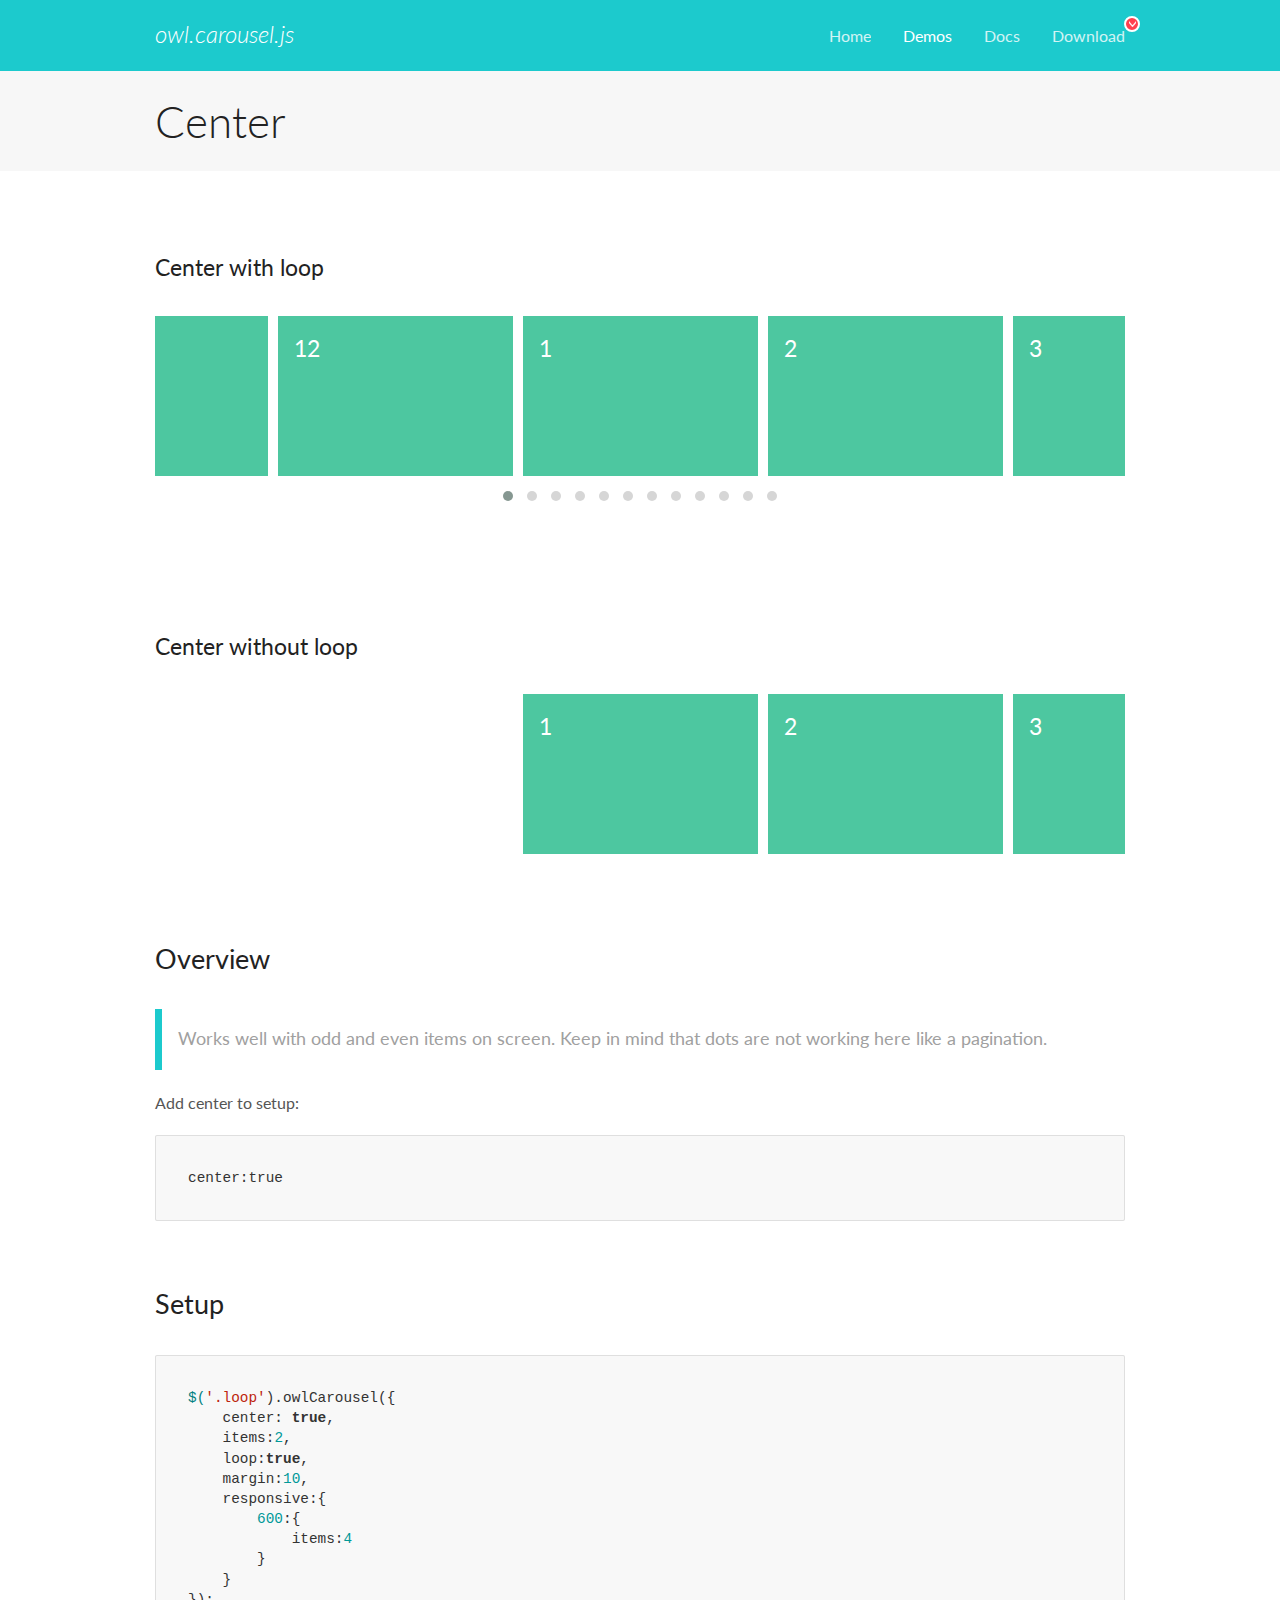
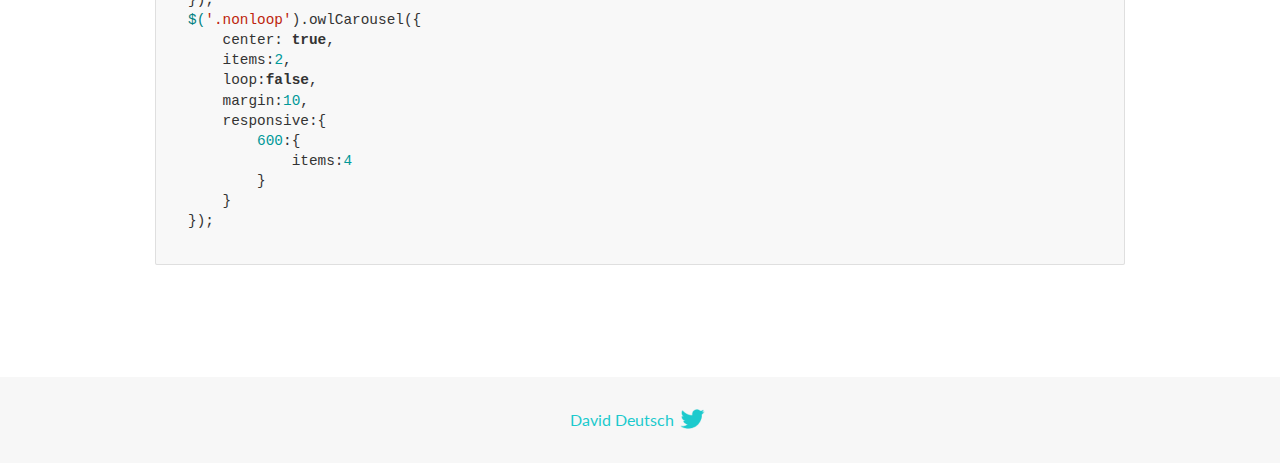
<file: node_modules/owl.carousel/docs/demos/center.html>
<!DOCTYPE html>
<html lang="en">
  <head>

    <!-- head -->
    <meta charset="utf-8">
    <meta name="msapplication-tap-highlight" content="no" />
    <meta name="viewport" content="width=device-width, initial-scale=1.0" />
    <meta name="description" content="Center carousel">
    <meta name="author" content="David Deutsch">
    <title>
      Center Demo | Owl Carousel | 2.3.4
    </title>

    <!-- Stylesheets -->
    <link href='https://fonts.googleapis.com/css?family=Lato:300,400,700,400italic,300italic' rel='stylesheet' type='text/css'>
    <link rel="stylesheet" href="../assets/css/docs.theme.min.css">

    <!-- Owl Stylesheets -->
    <link rel="stylesheet" href="../assets/owlcarousel/assets/owl.carousel.min.css">
    <link rel="stylesheet" href="../assets/owlcarousel/assets/owl.theme.default.min.css">

    <!-- HTML5 shim and Respond.js IE8 support of HTML5 elements and media queries -->

    <!--[if lt IE 9]>
      <script src="https://oss.maxcdn.com/libs/html5shiv/3.7.0/html5shiv.js"></script>
      <script src="https://oss.maxcdn.com/libs/respond.js/1.3.0/respond.min.js"></script>
    <![endif]-->

    <!-- Favicons -->
    <link rel="apple-touch-icon-precomposed" sizes="144x144" href="../assets/ico/apple-touch-icon-144-precomposed.png">
    <link rel="shortcut icon" href="../assets/ico/favicon.png">
    <link rel="shortcut icon" href="favicon.ico">

    <!-- Yeah i know js should not be in header. Its required for demos.-->

    <!-- javascript -->
    <script src="../assets/vendors/jquery.min.js"></script>
    <script src="../assets/owlcarousel/owl.carousel.js"></script>
  </head>
  <body>

    <!-- header -->
    <header class="header">
      <div class="row">
        <div class="large-12 columns">
          <div class="brand left">
            <h3>
              <a href="/OwlCarousel2/">owl.carousel.js</a> 
            </h3>
          </div>
          <a id="toggle-nav" class="right">
            <span></span> <span></span> <span></span> 
          </a> 
          <div class="nav-bar">
            <ul class="clearfix">
              <li> <a href="/OwlCarousel2/index.html">Home</a>  </li>
              <li class="active">
                <a href="/OwlCarousel2/demos/demos.html">Demos</a> 
              </li>
              <li> <a href="/OwlCarousel2/docs/started-welcome.html">Docs</a>  </li>
              <li>
                <a href="https://github.com/OwlCarousel2/OwlCarousel2/archive/2.3.4.zip">Download</a> 
                <span class="download"></span> 
              </li>
            </ul>
          </div>
        </div>
      </div>
    </header>

    <!-- title -->
    <section class="title">
      <div class="row">
        <div class="large-12 columns">
          <h1>Center</h1>
        </div>
      </div>
    </section>

    <!--  Demos -->
    <section id="demos">
      <div class="row">
        <div class="large-12 columns">
          <h4 id="center-with-loop">Center with loop</h4>
          <div class="loop owl-carousel owl-theme">
            <div class="item">
              <h4>1</h4>
            </div>
            <div class="item">
              <h4>2</h4>
            </div>
            <div class="item">
              <h4>3</h4>
            </div>
            <div class="item">
              <h4>4</h4>
            </div>
            <div class="item">
              <h4>5</h4>
            </div>
            <div class="item">
              <h4>6</h4>
            </div>
            <div class="item">
              <h4>7</h4>
            </div>
            <div class="item">
              <h4>8</h4>
            </div>
            <div class="item">
              <h4>9</h4>
            </div>
            <div class="item">
              <h4>10</h4>
            </div>
            <div class="item">
              <h4>11</h4>
            </div>
            <div class="item">
              <h4>12</h4>
            </div>
          </div>
          <br>
          <h4 id="center-without-loop">Center without loop</h4>
          <div class="nonloop owl-carousel">
            <div class="item">
              <h4>1</h4>
            </div>
            <div class="item">
              <h4>2</h4>
            </div>
            <div class="item">
              <h4>3</h4>
            </div>
            <div class="item">
              <h4>4</h4>
            </div>
            <div class="item">
              <h4>5</h4>
            </div>
            <div class="item">
              <h4>6</h4>
            </div>
            <div class="item">
              <h4>7</h4>
            </div>
            <div class="item">
              <h4>8</h4>
            </div>
            <div class="item">
              <h4>9</h4>
            </div>
            <div class="item">
              <h4>10</h4>
            </div>
            <div class="item">
              <h4>11</h4>
            </div>
            <div class="item">
              <h4>12</h4>
            </div>
          </div>
          <h3 id="overview">Overview</h3>
          <blockquote>
            <p>Works well with odd and even items on screen. Keep in mind that dots are not working here like a pagination.</p>
          </blockquote>
          <p>Add center to setup:</p>
          <pre><code>center:true</code></pre>
          <h3 id="setup">Setup</h3>
          <pre><code>$(&#39;.loop&#39;).owlCarousel({
    center: true,
    items:2,
    loop:true,
    margin:10,
    responsive:{
        600:{
            items:4
        }
    }
});
$(&#39;.nonloop&#39;).owlCarousel({
    center: true,
    items:2,
    loop:false,
    margin:10,
    responsive:{
        600:{
            items:4
        }
    }
});</code></pre>
          <script>
            jQuery(document).ready(function($) {
              $('.loop').owlCarousel({
                center: true,
                items: 2,
                loop: true,
                margin: 10,
                responsive: {
                  600: {
                    items: 4
                  }
                }
              });
              $('.nonloop').owlCarousel({
                center: true,
                items: 2,
                loop: false,
                margin: 10,
                responsive: {
                  600: {
                    items: 4
                  }
                }
              });
            });
          </script>
        </div>
      </div>
    </section>

    <!-- footer -->
    <footer class="footer">
      <div class="row">
        <div class="large-12 columns">
          <h5>
            <a href="/OwlCarousel2/docs/support-contact.html">David Deutsch</a> 
            <a id="custom-tweet-button" href="https://twitter.com/share?url=https://github.com/OwlCarousel2/OwlCarousel2&text=Owl Carousel - This is so awesome! " target="_blank"></a> 
          </h5>
        </div>
      </div>
    </footer>

    <!-- vendors -->
    <script src="../assets/vendors/highlight.js"></script>
    <script src="../assets/js/app.js"></script>
  </body>
</html>
</file>
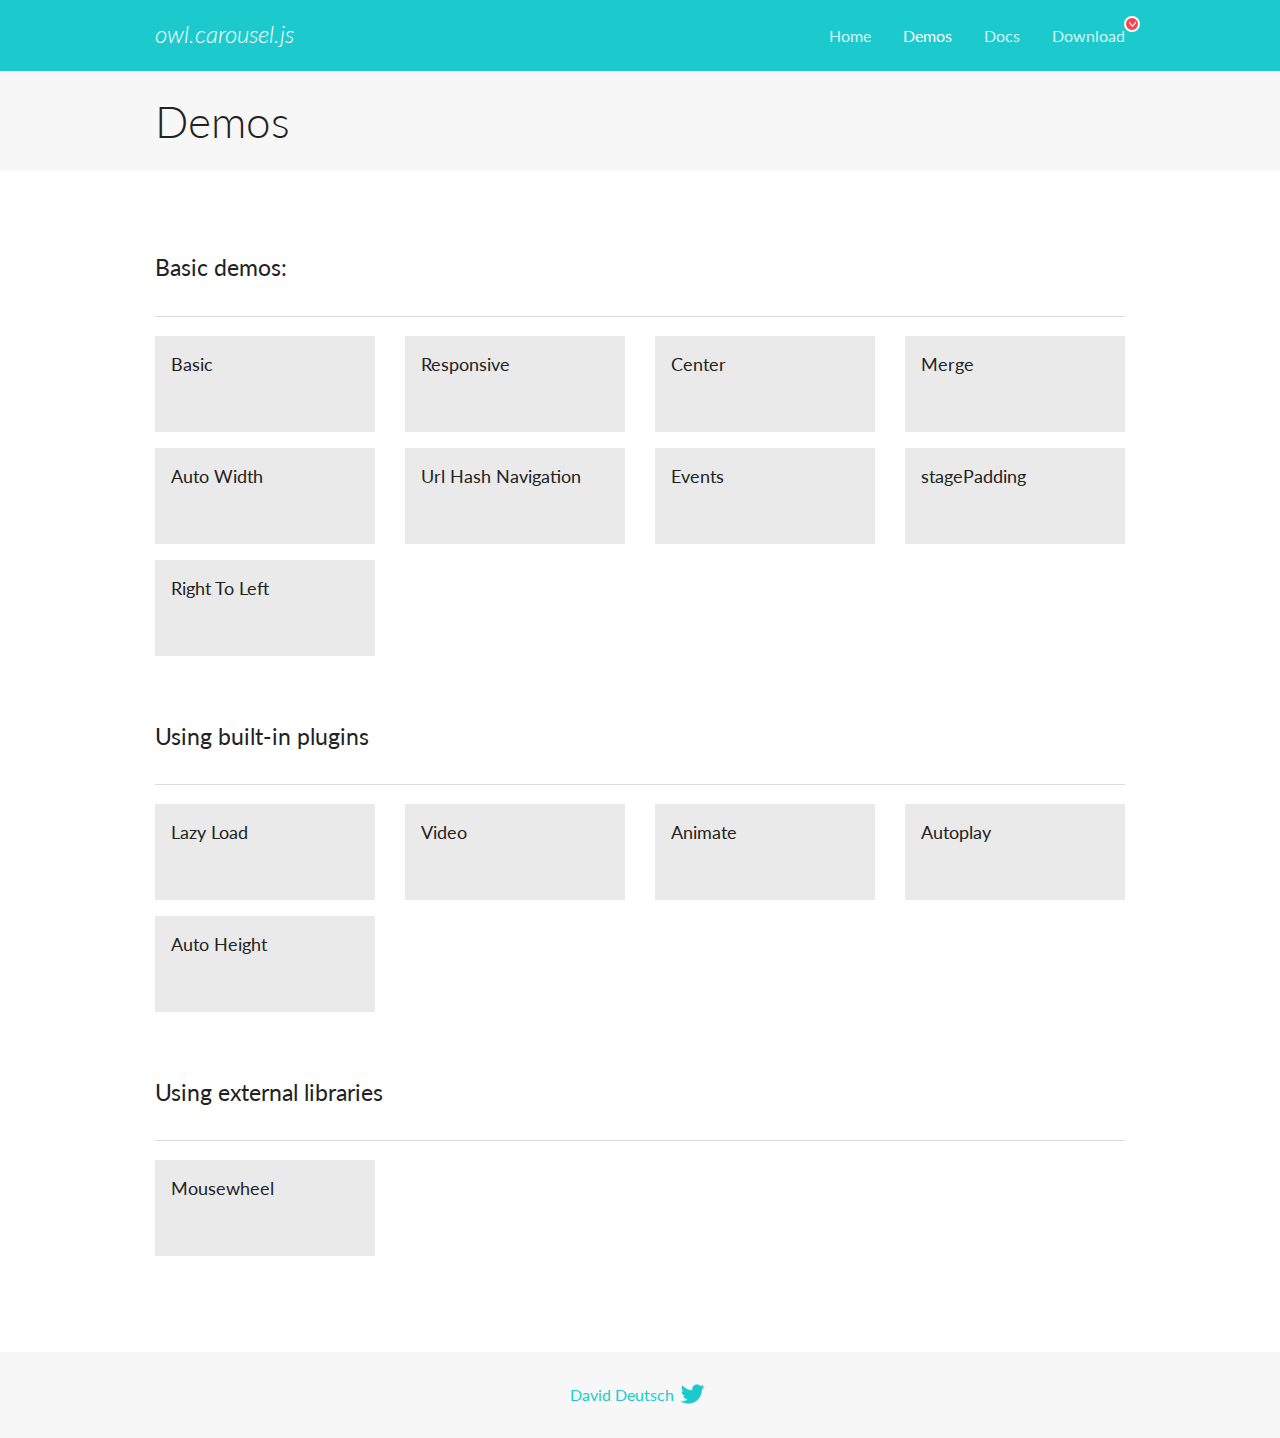
<file: node_modules/owl.carousel/docs/demos/demos.html>
<!DOCTYPE html>
<html lang="en">
  <head>

    <!-- head -->
    <meta charset="utf-8">
    <meta name="msapplication-tap-highlight" content="no" />
    <meta name="viewport" content="width=device-width, initial-scale=1.0" />
    <meta name="description" content="A list of Owl Carousel examples.">
    <meta name="author" content="David Deutsch">
    <title>
      Demos | Owl Carousel | 2.3.4
    </title>

    <!-- Stylesheets -->
    <link href='https://fonts.googleapis.com/css?family=Lato:300,400,700,400italic,300italic' rel='stylesheet' type='text/css'>
    <link rel="stylesheet" href="../assets/css/docs.theme.min.css">

    <!-- Owl Stylesheets -->
    <link rel="stylesheet" href="../assets/owlcarousel/assets/owl.carousel.min.css">
    <link rel="stylesheet" href="../assets/owlcarousel/assets/owl.theme.default.min.css">

    <!-- HTML5 shim and Respond.js IE8 support of HTML5 elements and media queries -->

    <!--[if lt IE 9]>
      <script src="https://oss.maxcdn.com/libs/html5shiv/3.7.0/html5shiv.js"></script>
      <script src="https://oss.maxcdn.com/libs/respond.js/1.3.0/respond.min.js"></script>
    <![endif]-->

    <!-- Favicons -->
    <link rel="apple-touch-icon-precomposed" sizes="144x144" href="../assets/ico/apple-touch-icon-144-precomposed.png">
    <link rel="shortcut icon" href="../assets/ico/favicon.png">
    <link rel="shortcut icon" href="favicon.ico">

    <!-- Yeah i know js should not be in header. Its required for demos.-->

    <!-- javascript -->
    <script src="../assets/vendors/jquery.min.js"></script>
    <script src="../assets/owlcarousel/owl.carousel.js"></script>
  </head>
  <body>

    <!-- header -->
    <header class="header">
      <div class="row">
        <div class="large-12 columns">
          <div class="brand left">
            <h3>
              <a href="/OwlCarousel2/">owl.carousel.js</a> 
            </h3>
          </div>
          <a id="toggle-nav" class="right">
            <span></span> <span></span> <span></span> 
          </a> 
          <div class="nav-bar">
            <ul class="clearfix">
              <li> <a href="/OwlCarousel2/index.html">Home</a>  </li>
              <li class="active">
                <a href="/OwlCarousel2/demos/demos.html">Demos</a> 
              </li>
              <li> <a href="/OwlCarousel2/docs/started-welcome.html">Docs</a>  </li>
              <li>
                <a href="https://github.com/OwlCarousel2/OwlCarousel2/archive/2.3.4.zip">Download</a> 
                <span class="download"></span> 
              </li>
            </ul>
          </div>
        </div>
      </div>
    </header>

    <!-- title -->
    <section class="title">
      <div class="row">
        <div class="large-12 columns">
          <h1>Demos</h1>
        </div>
      </div>
    </section>

    <!--  Demos -->
    <section id="demos">
      <div class="row">
        <div class="large-12 columns">
          <h4 id="basic-demos-">Basic demos:</h4>
          <hr>
          <div class="demo-list">
            <div class="row">
              <div class="small-6 medium-4 large-3 columns">
                <a href="basic.html" class="demo-block">
                  <h5>Basic </h5>
                </a> 
              </div>
              <div class="small-6 medium-4 large-3 columns">
                <a href="responsive.html" class="demo-block">
                  <h5>Responsive </h5>
                </a> 
              </div>
              <div class="small-6 medium-4 large-3 columns">
                <a href="center.html" class="demo-block">
                  <h5>Center </h5>
                </a> 
              </div>
              <div class="small-6 medium-4 large-3 columns">
                <a href="merge.html" class="demo-block">
                  <h5>Merge </h5>
                </a> 
              </div>
              <div class="small-6 medium-4 large-3 columns">
                <a href="autowidth.html" class="demo-block">
                  <h5>Auto Width </h5>
                </a> 
              </div>
              <div class="small-6 medium-4 large-3 columns">
                <a href="urlhashnav.html" class="demo-block">
                  <h5>Url Hash Navigation </h5>
                </a> 
              </div>
              <div class="small-6 medium-4 large-3 columns">
                <a href="events.html" class="demo-block">
                  <h5>Events </h5>
                </a> 
              </div>
              <div class="small-6 medium-4 large-3 columns">
                <a href="stagepadding.html" class="demo-block">
                  <h5>stagePadding </h5>
                </a> 
              </div>
              <div class="small-6 medium-4 large-3 columns">
                <a href="rtl.html" class="demo-block">
                  <h5>Right To Left </h5>
                </a> 
              </div>
            </div>
          </div>
          <h4 id="using-built-in-plugins">Using built-in plugins</h4>
          <hr>
          <div class="demo-list">
            <div class="row">
              <div class="small-6 medium-4 large-3 columns">
                <a href="lazyLoad.html" class="demo-block">
                  <h5>Lazy Load </h5>
                </a> 
              </div>
              <div class="small-6 medium-4 large-3 columns">
                <a href="video.html" class="demo-block">
                  <h5>Video </h5>
                </a> 
              </div>
              <div class="small-6 medium-4 large-3 columns">
                <a href="animate.html" class="demo-block">
                  <h5>Animate </h5>
                </a> 
              </div>
              <div class="small-6 medium-4 large-3 columns">
                <a href="autoplay.html" class="demo-block">
                  <h5>Autoplay </h5>
                </a> 
              </div>
              <div class="small-6 medium-4 large-3 columns">
                <a href="autoheight.html" class="demo-block">
                  <h5>Auto Height </h5>
                </a> 
              </div>
            </div>
          </div>
          <h4 id="using-external-libraries">Using external libraries</h4>
          <hr>
          <div class="demo-list">
            <div class="row">
              <div class="small-6 medium-4 large-3 columns">
                <a href="mousewheel.html" class="demo-block">
                  <h5>Mousewheel </h5>
                </a> 
              </div>
            </div>
          </div>
        </div>
      </div>
    </section>

    <!-- footer -->
    <footer class="footer">
      <div class="row">
        <div class="large-12 columns">
          <h5>
            <a href="/OwlCarousel2/docs/support-contact.html">David Deutsch</a> 
            <a id="custom-tweet-button" href="https://twitter.com/share?url=https://github.com/OwlCarousel2/OwlCarousel2&text=Owl Carousel - This is so awesome! " target="_blank"></a> 
          </h5>
        </div>
      </div>
    </footer>

    <!-- vendors -->
    <script src="../assets/vendors/highlight.js"></script>
    <script src="../assets/js/app.js"></script>
  </body>
</html>
</file>
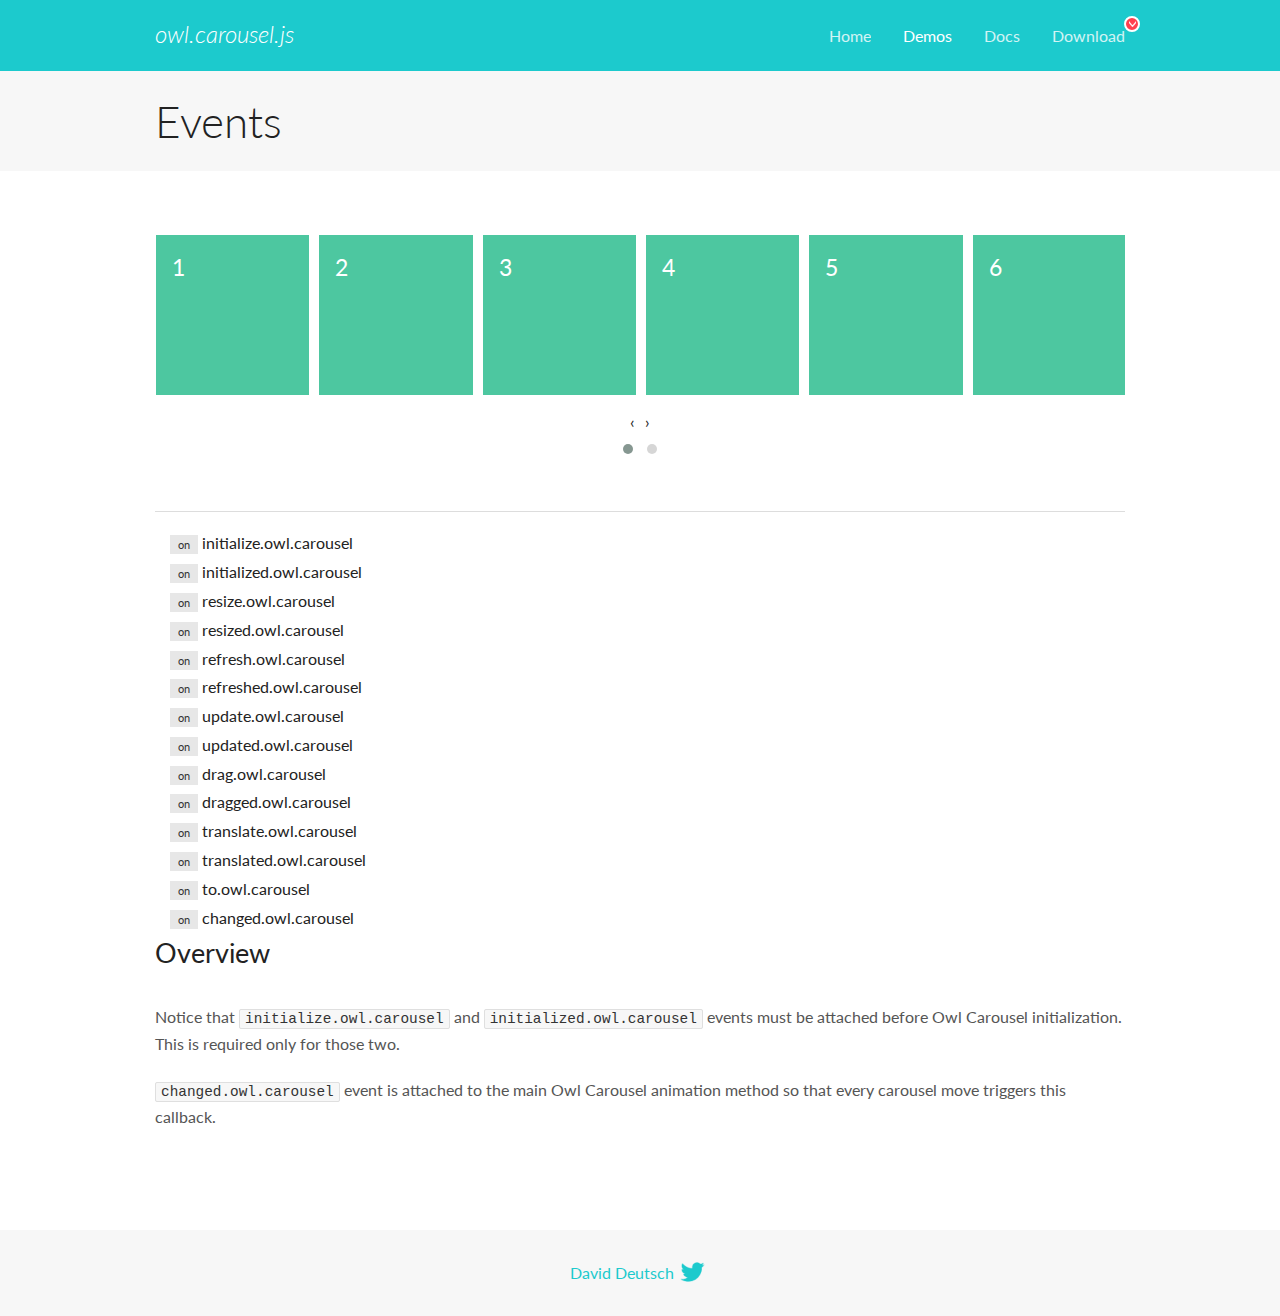
<file: node_modules/owl.carousel/docs/demos/events.html>
<!DOCTYPE html>
<html lang="en">
  <head>

    <!-- head -->
    <meta charset="utf-8">
    <meta name="msapplication-tap-highlight" content="no" />
    <meta name="viewport" content="width=device-width, initial-scale=1.0" />
    <meta name="description" content="Events usage demo">
    <meta name="author" content="David Deutsch">
    <title>
      Events Demo | Owl Carousel | 2.3.4
    </title>

    <!-- Stylesheets -->
    <link href='https://fonts.googleapis.com/css?family=Lato:300,400,700,400italic,300italic' rel='stylesheet' type='text/css'>
    <link rel="stylesheet" href="../assets/css/docs.theme.min.css">

    <!-- Owl Stylesheets -->
    <link rel="stylesheet" href="../assets/owlcarousel/assets/owl.carousel.min.css">
    <link rel="stylesheet" href="../assets/owlcarousel/assets/owl.theme.default.min.css">

    <!-- HTML5 shim and Respond.js IE8 support of HTML5 elements and media queries -->

    <!--[if lt IE 9]>
      <script src="https://oss.maxcdn.com/libs/html5shiv/3.7.0/html5shiv.js"></script>
      <script src="https://oss.maxcdn.com/libs/respond.js/1.3.0/respond.min.js"></script>
    <![endif]-->

    <!-- Favicons -->
    <link rel="apple-touch-icon-precomposed" sizes="144x144" href="../assets/ico/apple-touch-icon-144-precomposed.png">
    <link rel="shortcut icon" href="../assets/ico/favicon.png">
    <link rel="shortcut icon" href="favicon.ico">

    <!-- Yeah i know js should not be in header. Its required for demos.-->

    <!-- javascript -->
    <script src="../assets/vendors/jquery.min.js"></script>
    <script src="../assets/owlcarousel/owl.carousel.js"></script>
  </head>
  <body>

    <!-- header -->
    <header class="header">
      <div class="row">
        <div class="large-12 columns">
          <div class="brand left">
            <h3>
              <a href="/OwlCarousel2/">owl.carousel.js</a> 
            </h3>
          </div>
          <a id="toggle-nav" class="right">
            <span></span> <span></span> <span></span> 
          </a> 
          <div class="nav-bar">
            <ul class="clearfix">
              <li> <a href="/OwlCarousel2/index.html">Home</a>  </li>
              <li class="active">
                <a href="/OwlCarousel2/demos/demos.html">Demos</a> 
              </li>
              <li> <a href="/OwlCarousel2/docs/started-welcome.html">Docs</a>  </li>
              <li>
                <a href="https://github.com/OwlCarousel2/OwlCarousel2/archive/2.3.4.zip">Download</a> 
                <span class="download"></span> 
              </li>
            </ul>
          </div>
        </div>
      </div>
    </header>

    <!-- title -->
    <section class="title">
      <div class="row">
        <div class="large-12 columns">
          <h1>Events</h1>
        </div>
      </div>
    </section>

    <!--  Demos -->
    <section id="demos">
      <div class="row">
        <div class="large-12 columns">
          <div class="owl-carousel owl-theme">
            <div class="item">
              <h4>1</h4>
            </div>
            <div class="item">
              <h4>2</h4>
            </div>
            <div class="item">
              <h4>3</h4>
            </div>
            <div class="item">
              <h4>4</h4>
            </div>
            <div class="item">
              <h4>5</h4>
            </div>
            <div class="item">
              <h4>6</h4>
            </div>
            <div class="item">
              <h4>7</h4>
            </div>
            <div class="item">
              <h4>8</h4>
            </div>
            <div class="item">
              <h4>9</h4>
            </div>
            <div class="item">
              <h4>10</h4>
            </div>
            <div class="item">
              <h4>11</h4>
            </div>
            <div class="item">
              <h4>12</h4>
            </div>
          </div>
          <hr>
          <div class="large-12 columns callbacks">
            <div><span class="label secondary initialize">on</span>  initialize.owl.carousel </div>
            <div><span class="label secondary initialized">on</span>  initialized.owl.carousel </div>
            <div><span class="label secondary resize">on</span>  resize.owl.carousel </div>
            <div><span class="label secondary resized">on</span>  resized.owl.carousel </div>
            <div><span class="label secondary refresh">on</span>  refresh.owl.carousel </div>
            <div><span class="label secondary refreshed">on</span>  refreshed.owl.carousel </div>
            <div><span class="label secondary update">on</span>  update.owl.carousel </div>
            <div><span class="label secondary updated">on</span>  updated.owl.carousel </div>
            <div><span class="label secondary drag">on</span>  drag.owl.carousel </div>
            <div><span class="label secondary dragged">on</span>  dragged.owl.carousel </div>
            <div><span class="label secondary translate">on</span>  translate.owl.carousel </div>
            <div><span class="label secondary translated">on</span>  translated.owl.carousel </div>
            <div><span class="label secondary to">on</span>  to.owl.carousel </div>
            <div><span class="label secondary changed">on</span>  changed.owl.carousel </div>
          </div>
          <h3 id="overview">Overview</h3>
          <p>Notice that <code>initialize.owl.carousel</code> and <code>initialized.owl.carousel</code> events must be attached before Owl Carousel initialization. This is required only for those two.</p>
          <p><code>changed.owl.carousel</code> event is attached to the main Owl Carousel animation method so that every carousel move triggers this callback.</p>
          <script>
            jQuery(document).ready(function($) {
              var owl = $('.owl-carousel');
              owl.on('initialize.owl.carousel initialized.owl.carousel ' +
                'initialize.owl.carousel initialize.owl.carousel ' +
                'resize.owl.carousel resized.owl.carousel ' +
                'refresh.owl.carousel refreshed.owl.carousel ' +
                'update.owl.carousel updated.owl.carousel ' +
                'drag.owl.carousel dragged.owl.carousel ' +
                'translate.owl.carousel translated.owl.carousel ' +
                'to.owl.carousel changed.owl.carousel',
                function(e) {
                  $('.' + e.type)
                    .removeClass('secondary')
                    .addClass('success');
                  window.setTimeout(function() {
                    $('.' + e.type)
                      .removeClass('success')
                      .addClass('secondary');
                  }, 500);
                });
              owl.owlCarousel({
                loop: true,
                nav: true,
                lazyLoad: true,
                margin: 10,
                video: true,
                responsive: {
                  0: {
                    items: 1
                  },
                  600: {
                    items: 3
                  },
                  960: {
                    items: 5,
                  },
                  1200: {
                    items: 6
                  }
                }
              });
            });
          </script>
        </div>
      </div>
    </section>

    <!-- footer -->
    <footer class="footer">
      <div class="row">
        <div class="large-12 columns">
          <h5>
            <a href="/OwlCarousel2/docs/support-contact.html">David Deutsch</a> 
            <a id="custom-tweet-button" href="https://twitter.com/share?url=https://github.com/OwlCarousel2/OwlCarousel2&text=Owl Carousel - This is so awesome! " target="_blank"></a> 
          </h5>
        </div>
      </div>
    </footer>

    <!-- vendors -->
    <script src="../assets/vendors/highlight.js"></script>
    <script src="../assets/js/app.js"></script>
  </body>
</html>
</file>
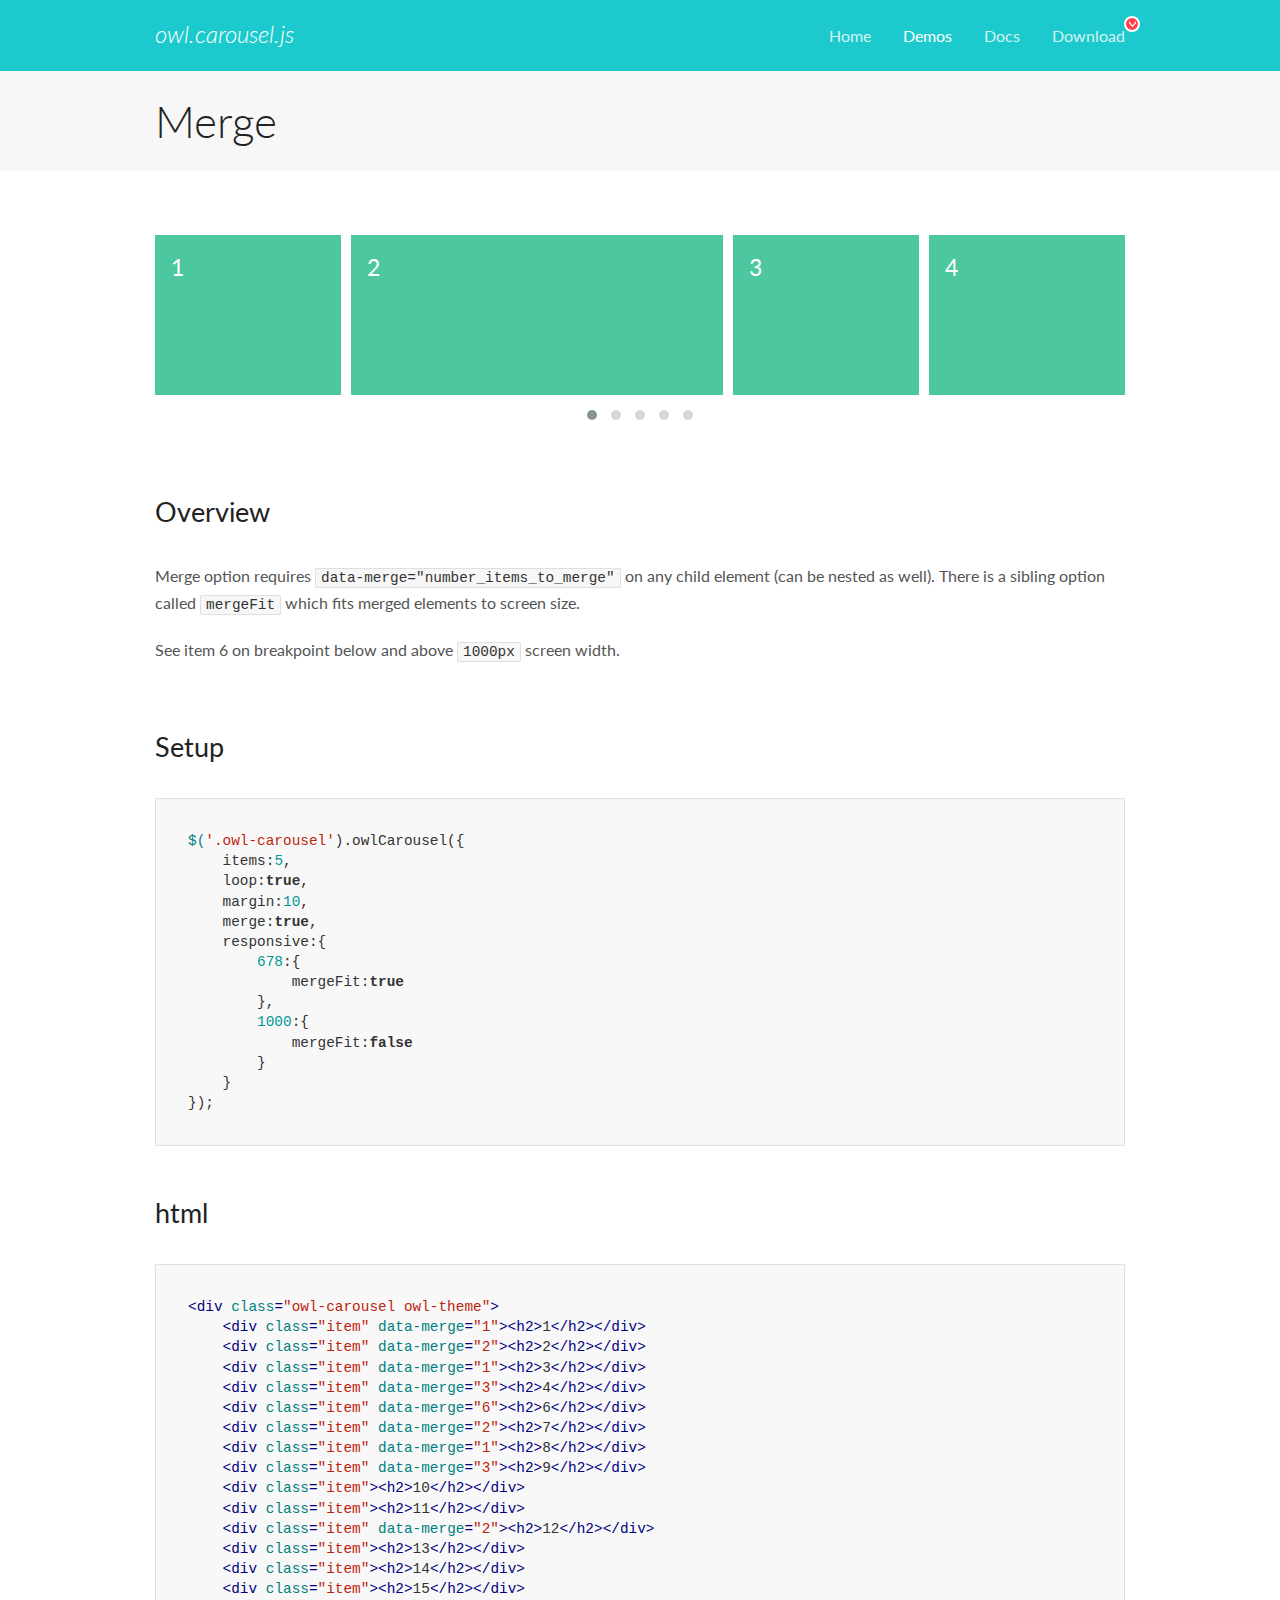
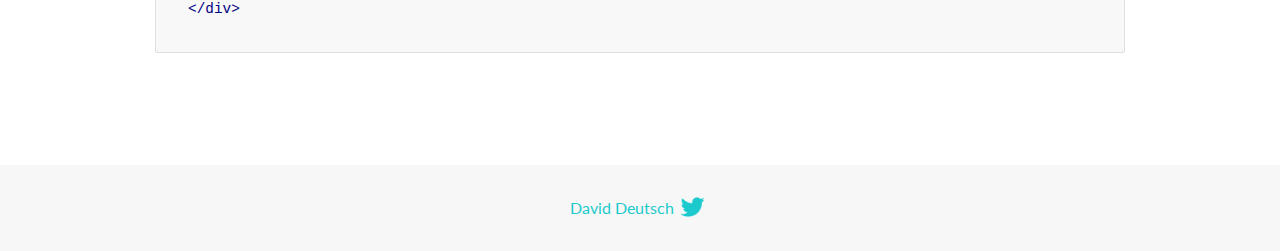
<file: node_modules/owl.carousel/docs/demos/merge.html>
<!DOCTYPE html>
<html lang="en">
  <head>

    <!-- head -->
    <meta charset="utf-8">
    <meta name="msapplication-tap-highlight" content="no" />
    <meta name="viewport" content="width=device-width, initial-scale=1.0" />
    <meta name="description" content="Merge Items">
    <meta name="author" content="David Deutsch">
    <title>
      Merge Demo | Owl Carousel | 2.3.4
    </title>

    <!-- Stylesheets -->
    <link href='https://fonts.googleapis.com/css?family=Lato:300,400,700,400italic,300italic' rel='stylesheet' type='text/css'>
    <link rel="stylesheet" href="../assets/css/docs.theme.min.css">

    <!-- Owl Stylesheets -->
    <link rel="stylesheet" href="../assets/owlcarousel/assets/owl.carousel.min.css">
    <link rel="stylesheet" href="../assets/owlcarousel/assets/owl.theme.default.min.css">

    <!-- HTML5 shim and Respond.js IE8 support of HTML5 elements and media queries -->

    <!--[if lt IE 9]>
      <script src="https://oss.maxcdn.com/libs/html5shiv/3.7.0/html5shiv.js"></script>
      <script src="https://oss.maxcdn.com/libs/respond.js/1.3.0/respond.min.js"></script>
    <![endif]-->

    <!-- Favicons -->
    <link rel="apple-touch-icon-precomposed" sizes="144x144" href="../assets/ico/apple-touch-icon-144-precomposed.png">
    <link rel="shortcut icon" href="../assets/ico/favicon.png">
    <link rel="shortcut icon" href="favicon.ico">

    <!-- Yeah i know js should not be in header. Its required for demos.-->

    <!-- javascript -->
    <script src="../assets/vendors/jquery.min.js"></script>
    <script src="../assets/owlcarousel/owl.carousel.js"></script>
  </head>
  <body>

    <!-- header -->
    <header class="header">
      <div class="row">
        <div class="large-12 columns">
          <div class="brand left">
            <h3>
              <a href="/OwlCarousel2/">owl.carousel.js</a> 
            </h3>
          </div>
          <a id="toggle-nav" class="right">
            <span></span> <span></span> <span></span> 
          </a> 
          <div class="nav-bar">
            <ul class="clearfix">
              <li> <a href="/OwlCarousel2/index.html">Home</a>  </li>
              <li class="active">
                <a href="/OwlCarousel2/demos/demos.html">Demos</a> 
              </li>
              <li> <a href="/OwlCarousel2/docs/started-welcome.html">Docs</a>  </li>
              <li>
                <a href="https://github.com/OwlCarousel2/OwlCarousel2/archive/2.3.4.zip">Download</a> 
                <span class="download"></span> 
              </li>
            </ul>
          </div>
        </div>
      </div>
    </header>

    <!-- title -->
    <section class="title">
      <div class="row">
        <div class="large-12 columns">
          <h1>Merge</h1>
        </div>
      </div>
    </section>

    <!--  Demos -->
    <section id="demos">
      <div class="row">
        <div class="large-12 columns">
          <div class="owl-carousel owl-theme">
            <div class="item" data-merge="1">
              <h4>1</h4>
            </div>
            <div class="item" data-merge="2">
              <h4>2</h4>
            </div>
            <div class="item" data-merge="1">
              <h4>3</h4>
            </div>
            <div class="item" data-merge="3">
              <h4>4</h4>
            </div>
            <div class="item" data-merge="6">
              <h4>6</h4>
            </div>
            <div class="item" data-merge="2">
              <h4>7</h4>
            </div>
            <div class="item" data-merge="1">
              <h4>8</h4>
            </div>
            <div class="item" data-merge="3">
              <h4>9</h4>
            </div>
            <div class="item">
              <h4>10</h4>
            </div>
            <div class="item">
              <h4>11</h4>
            </div>
            <div class="item" data-merge="2">
              <h4>12</h4>
            </div>
            <div class="item">
              <h4>13</h4>
            </div>
            <div class="item">
              <h4>14</h4>
            </div>
            <div class="item">
              <h4>15</h4>
            </div>
          </div>
          <h3 id="overview">Overview</h3>
          <p>Merge option requires <code>data-merge=&quot;number_items_to_merge&quot;</code> on any child element (can be nested as well). There is a sibling option called <code>mergeFit</code> which fits merged elements to screen size. </p>
          <p>See item 6 on breakpoint below and above <code>1000px</code> screen width.</p>
          <h3 id="setup">Setup</h3>
          <pre><code>$(&#39;.owl-carousel&#39;).owlCarousel({
    items:5,
    loop:true,
    margin:10,
    merge:true,
    responsive:{
        678:{
            mergeFit:true
        },
        1000:{
            mergeFit:false
        }
    }
});</code></pre>
          <h3 id="html">html</h3>
          <pre><code>&lt;div class=&quot;owl-carousel owl-theme&quot;&gt;
    &lt;div class=&quot;item&quot; data-merge=&quot;1&quot;&gt;&lt;h2&gt;1&lt;/h2&gt;&lt;/div&gt;
    &lt;div class=&quot;item&quot; data-merge=&quot;2&quot;&gt;&lt;h2&gt;2&lt;/h2&gt;&lt;/div&gt;
    &lt;div class=&quot;item&quot; data-merge=&quot;1&quot;&gt;&lt;h2&gt;3&lt;/h2&gt;&lt;/div&gt;
    &lt;div class=&quot;item&quot; data-merge=&quot;3&quot;&gt;&lt;h2&gt;4&lt;/h2&gt;&lt;/div&gt;
    &lt;div class=&quot;item&quot; data-merge=&quot;6&quot;&gt;&lt;h2&gt;6&lt;/h2&gt;&lt;/div&gt;
    &lt;div class=&quot;item&quot; data-merge=&quot;2&quot;&gt;&lt;h2&gt;7&lt;/h2&gt;&lt;/div&gt;
    &lt;div class=&quot;item&quot; data-merge=&quot;1&quot;&gt;&lt;h2&gt;8&lt;/h2&gt;&lt;/div&gt;
    &lt;div class=&quot;item&quot; data-merge=&quot;3&quot;&gt;&lt;h2&gt;9&lt;/h2&gt;&lt;/div&gt;
    &lt;div class=&quot;item&quot;&gt;&lt;h2&gt;10&lt;/h2&gt;&lt;/div&gt;
    &lt;div class=&quot;item&quot;&gt;&lt;h2&gt;11&lt;/h2&gt;&lt;/div&gt;
    &lt;div class=&quot;item&quot; data-merge=&quot;2&quot;&gt;&lt;h2&gt;12&lt;/h2&gt;&lt;/div&gt;
    &lt;div class=&quot;item&quot;&gt;&lt;h2&gt;13&lt;/h2&gt;&lt;/div&gt;
    &lt;div class=&quot;item&quot;&gt;&lt;h2&gt;14&lt;/h2&gt;&lt;/div&gt;
    &lt;div class=&quot;item&quot;&gt;&lt;h2&gt;15&lt;/h2&gt;&lt;/div&gt;
&lt;/div&gt;</code></pre>
          <script>
            $(document).ready(function() {
              $('.owl-carousel').owlCarousel({
                items: 5,
                loop: true,
                margin: 10,
                merge: true,
                responsive: {
                  678: {
                    mergeFit: true
                  },
                  1000: {
                    mergeFit: false
                  }
                }
              });
            })
          </script>
        </div>
      </div>
    </section>

    <!-- footer -->
    <footer class="footer">
      <div class="row">
        <div class="large-12 columns">
          <h5>
            <a href="/OwlCarousel2/docs/support-contact.html">David Deutsch</a> 
            <a id="custom-tweet-button" href="https://twitter.com/share?url=https://github.com/OwlCarousel2/OwlCarousel2&text=Owl Carousel - This is so awesome! " target="_blank"></a> 
          </h5>
        </div>
      </div>
    </footer>

    <!-- vendors -->
    <script src="../assets/vendors/highlight.js"></script>
    <script src="../assets/js/app.js"></script>
  </body>
</html>
</file>
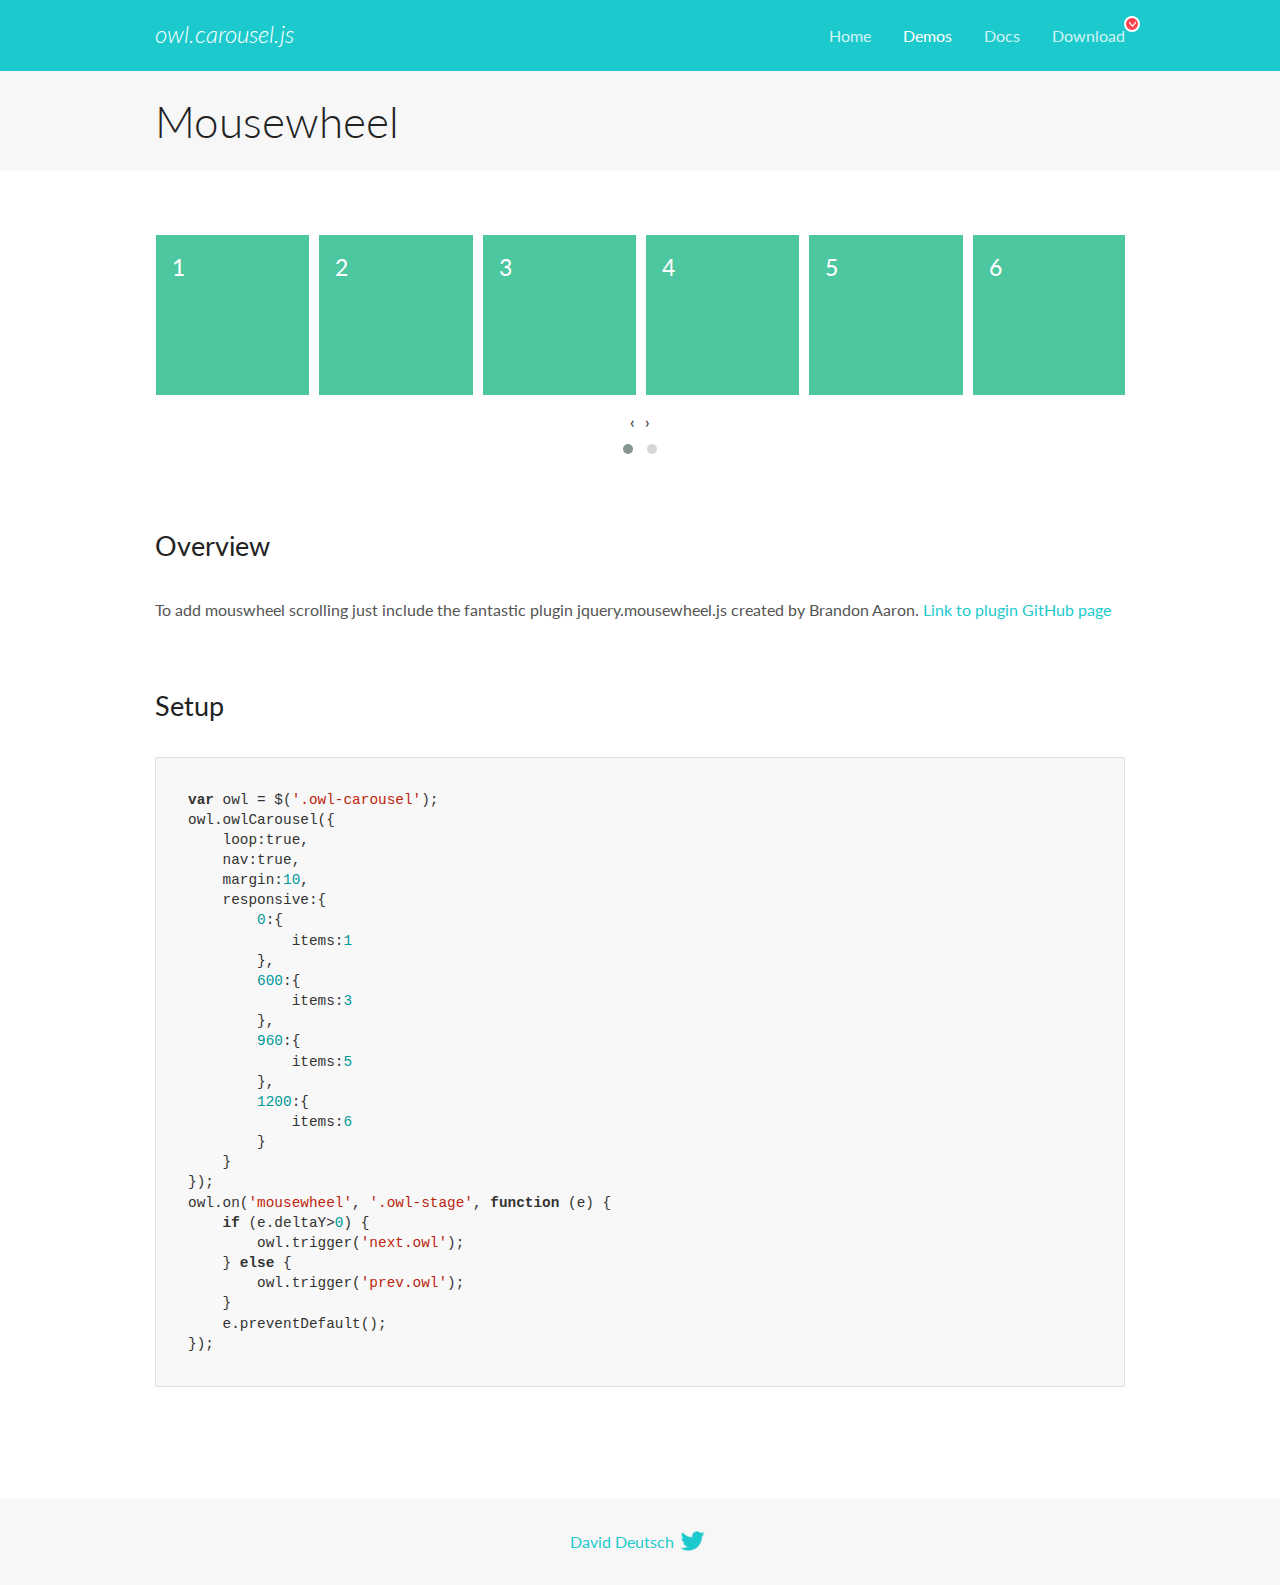
<file: node_modules/owl.carousel/docs/demos/mousewheel.html>
<!DOCTYPE html>
<html lang="en">
  <head>

    <!-- head -->
    <meta charset="utf-8">
    <meta name="msapplication-tap-highlight" content="no" />
    <meta name="viewport" content="width=device-width, initial-scale=1.0" />
    <meta name="description" content="Mousewheel usage demo">
    <meta name="author" content="David Deutsch">
    <title>
      Mousewheel Demo | Owl Carousel | 2.3.4
    </title>

    <!-- Stylesheets -->
    <link href='https://fonts.googleapis.com/css?family=Lato:300,400,700,400italic,300italic' rel='stylesheet' type='text/css'>
    <link rel="stylesheet" href="../assets/css/docs.theme.min.css">

    <!-- Owl Stylesheets -->
    <link rel="stylesheet" href="../assets/owlcarousel/assets/owl.carousel.min.css">
    <link rel="stylesheet" href="../assets/owlcarousel/assets/owl.theme.default.min.css">

    <!-- HTML5 shim and Respond.js IE8 support of HTML5 elements and media queries -->

    <!--[if lt IE 9]>
      <script src="https://oss.maxcdn.com/libs/html5shiv/3.7.0/html5shiv.js"></script>
      <script src="https://oss.maxcdn.com/libs/respond.js/1.3.0/respond.min.js"></script>
    <![endif]-->

    <!-- Favicons -->
    <link rel="apple-touch-icon-precomposed" sizes="144x144" href="../assets/ico/apple-touch-icon-144-precomposed.png">
    <link rel="shortcut icon" href="../assets/ico/favicon.png">
    <link rel="shortcut icon" href="favicon.ico">

    <!-- Yeah i know js should not be in header. Its required for demos.-->

    <!-- javascript -->
    <script src="../assets/vendors/jquery.min.js"></script>
    <script src="../assets/owlcarousel/owl.carousel.js"></script>
  </head>
  <body>

    <!-- header -->
    <header class="header">
      <div class="row">
        <div class="large-12 columns">
          <div class="brand left">
            <h3>
              <a href="/OwlCarousel2/">owl.carousel.js</a> 
            </h3>
          </div>
          <a id="toggle-nav" class="right">
            <span></span> <span></span> <span></span> 
          </a> 
          <div class="nav-bar">
            <ul class="clearfix">
              <li> <a href="/OwlCarousel2/index.html">Home</a>  </li>
              <li class="active">
                <a href="/OwlCarousel2/demos/demos.html">Demos</a> 
              </li>
              <li> <a href="/OwlCarousel2/docs/started-welcome.html">Docs</a>  </li>
              <li>
                <a href="https://github.com/OwlCarousel2/OwlCarousel2/archive/2.3.4.zip">Download</a> 
                <span class="download"></span> 
              </li>
            </ul>
          </div>
        </div>
      </div>
    </header>

    <!-- title -->
    <section class="title">
      <div class="row">
        <div class="large-12 columns">
          <h1>Mousewheel</h1>
        </div>
      </div>
    </section>

    <!--  Demos -->
    <section id="demos">
      <div class="row">
        <div class="large-12 columns">
          <div class="owl-carousel owl-theme">
            <div class="item">
              <h4>1</h4>
            </div>
            <div class="item">
              <h4>2</h4>
            </div>
            <div class="item">
              <h4>3</h4>
            </div>
            <div class="item">
              <h4>4</h4>
            </div>
            <div class="item">
              <h4>5</h4>
            </div>
            <div class="item">
              <h4>6</h4>
            </div>
            <div class="item">
              <h4>7</h4>
            </div>
            <div class="item">
              <h4>8</h4>
            </div>
            <div class="item">
              <h4>9</h4>
            </div>
            <div class="item">
              <h4>10</h4>
            </div>
            <div class="item">
              <h4>11</h4>
            </div>
            <div class="item">
              <h4>12</h4>
            </div>
          </div>
          <h3 id="overview">Overview</h3>
          <p>To add mouswheel scrolling just include the fantastic plugin jquery.mousewheel.js created by Brandon Aaron.
            <a href="https://github.com/brandonaaron/jquery-mousewheel">Link to plugin GitHub page</a> 
          </p>
          <h3 id="setup">Setup</h3>
          <pre><code>var owl = $(&#39;.owl-carousel&#39;);
owl.owlCarousel({
    loop:true,
    nav:true,
    margin:10,
    responsive:{
        0:{
            items:1
        },
        600:{
            items:3
        },            
        960:{
            items:5
        },
        1200:{
            items:6
        }
    }
});
owl.on(&#39;mousewheel&#39;, &#39;.owl-stage&#39;, function (e) {
    if (e.deltaY&gt;0) {
        owl.trigger(&#39;next.owl&#39;);
    } else {
        owl.trigger(&#39;prev.owl&#39;);
    }
    e.preventDefault();
});</code></pre>
          <script src="../assets/vendors/jquery.mousewheel.min.js"></script>
          <script>
            $(document).ready(function() {
              var owl = $('.owl-carousel');
              owl.owlCarousel({
                loop: true,
                nav: true,
                margin: 10,
                responsive: {
                  0: {
                    items: 1
                  },
                  600: {
                    items: 3
                  },
                  960: {
                    items: 5
                  },
                  1200: {
                    items: 6
                  }
                }
              });
              owl.on('mousewheel', '.owl-stage', function(e) {
                if (e.deltaY > 0) {
                  owl.trigger('next.owl');
                } else {
                  owl.trigger('prev.owl');
                }
                e.preventDefault();
              });
            })
          </script>
        </div>
      </div>
    </section>

    <!-- footer -->
    <footer class="footer">
      <div class="row">
        <div class="large-12 columns">
          <h5>
            <a href="/OwlCarousel2/docs/support-contact.html">David Deutsch</a> 
            <a id="custom-tweet-button" href="https://twitter.com/share?url=https://github.com/OwlCarousel2/OwlCarousel2&text=Owl Carousel - This is so awesome! " target="_blank"></a> 
          </h5>
        </div>
      </div>
    </footer>

    <!-- vendors -->
    <script src="../assets/vendors/highlight.js"></script>
    <script src="../assets/js/app.js"></script>
  </body>
</html>
</file>
